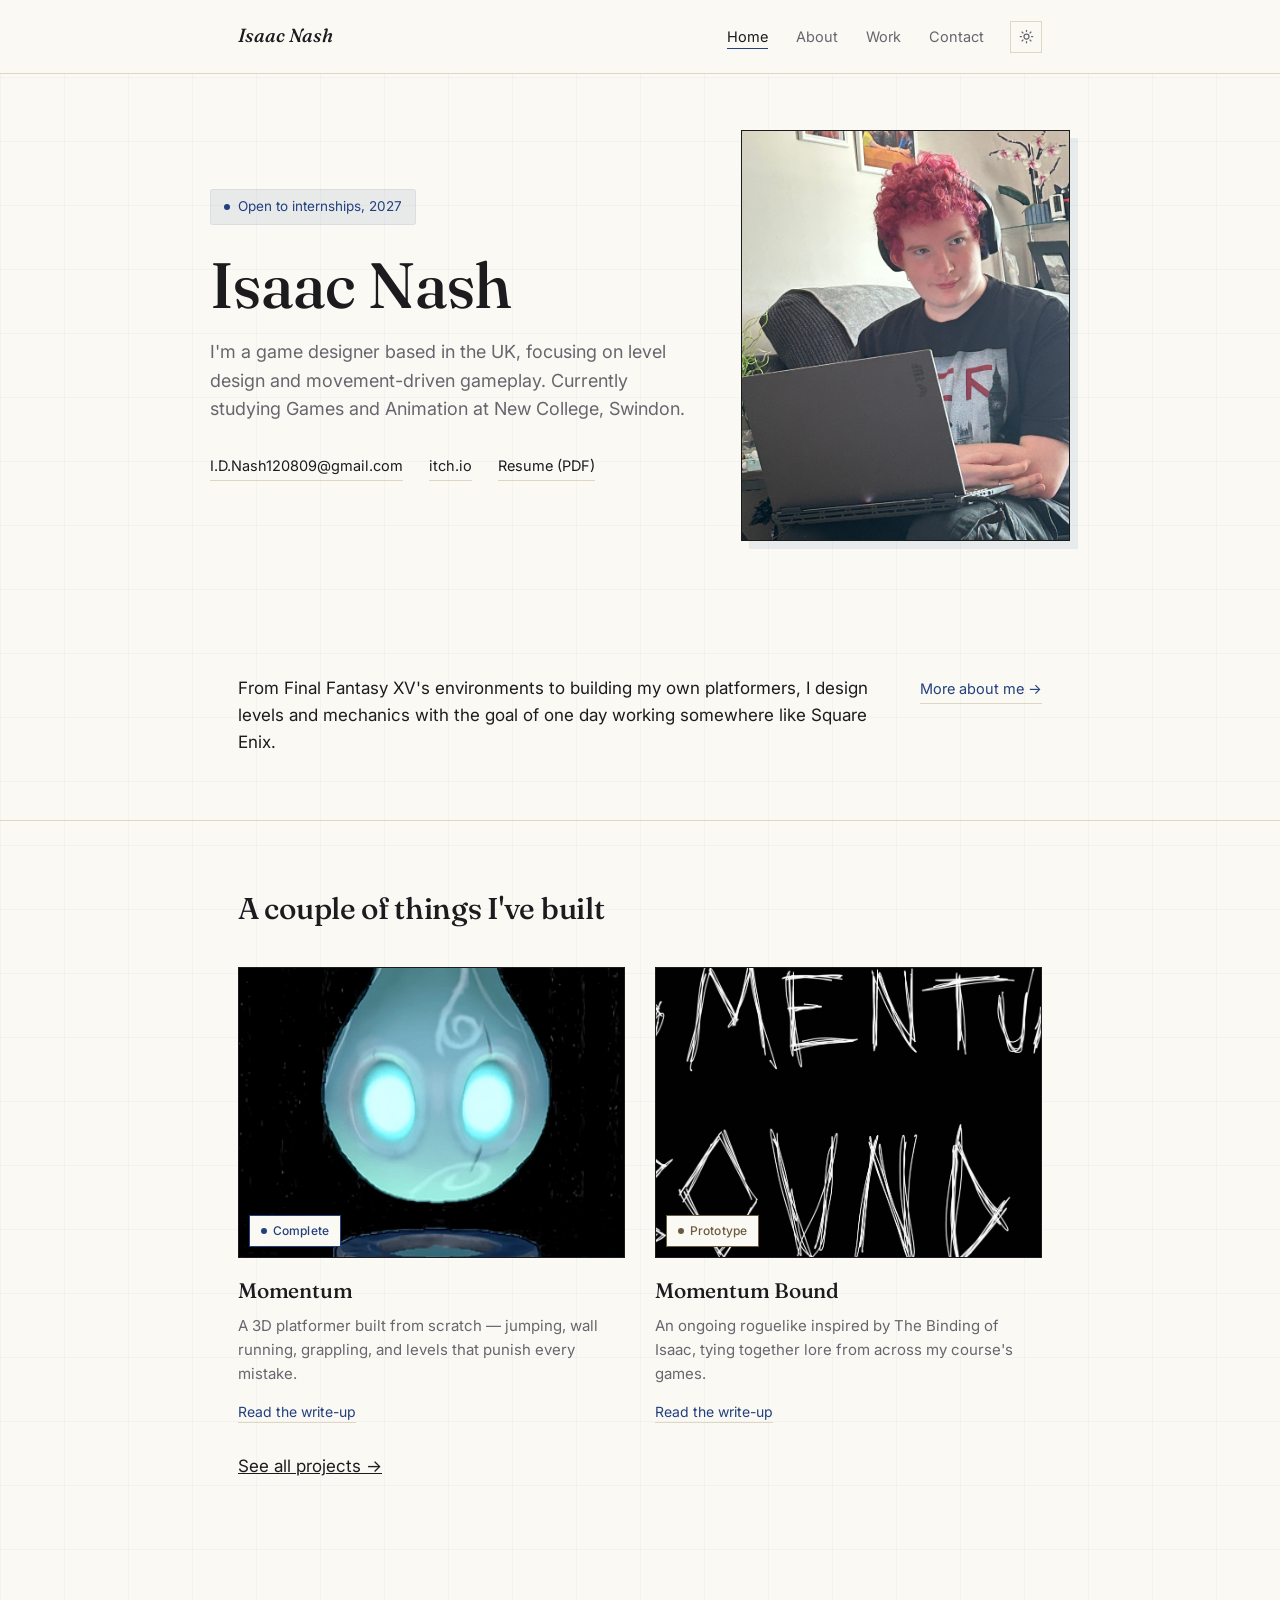
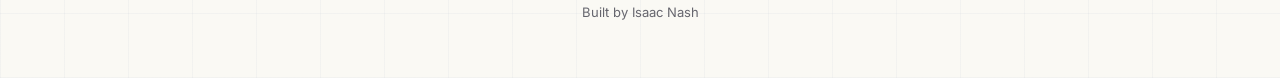
<file: index.html>
<!DOCTYPE html>
<html lang="en">
<head>
<meta charset="UTF-8">
<meta name="viewport" content="width=device-width, initial-scale=1.0">
<title>Isaac Nash — Game Designer</title>
<link rel="preconnect" href="https://fonts.googleapis.com">
<link rel="preconnect" href="https://fonts.gstatic.com" crossorigin>
<link href="https://fonts.googleapis.com/css2?family=Fraunces:ital,opsz,wght@0,9..144,400;0,9..144,500;0,9..144,600;1,9..144,400;1,9..144,500&family=Inter:wght@400;500;600&display=swap" rel="stylesheet">
<link rel="stylesheet" href="style.css?v=2">
<script src="theme.js?v=2"></script>

<!--
  ADD YOUR PROFILE PHOTO
  ------------------------
  Below, find this line:
    <div class="hero-photo" style="--photo:url('');"></div>
  Put your photo's filename between the quotes (e.g. Me.JPEG),
  then upload that image file into the same folder as this page.
  A portrait-ish photo works best — it's cropped to a 4:5 box.
-->

<!-- Person schema markup — helps Google associate this site, your LinkedIn,
     and your GitHub as all belonging to the same "Isaac Nash" -->
<script type="application/ld+json">
{
  "@context": "https://schema.org",
  "@type": "Person",
  "name": "Isaac Nash",
  "url": "https://isaac-d-nash.github.io/",
  "sameAs": [
    "https://www.linkedin.com/in/isaac-nash-7a5517433/",
    "https://github.com/GamerStudentLearns",
    "https://doctor-videogames.itch.io/"
  ],
  "jobTitle": "Game Designer",
  "description": "Game designer based in the UK, focusing on level design and movement-driven gameplay. Studying Games and Animation at New College, Swindon.",
  "knowsAbout": ["Game Design", "Level Design", "Unity", "C#", "Systems Design"]
}
</script>
</head>

<body>

<nav>
  <div class="sheet">
    <a class="nav-name" href="index.html">Isaac Nash</a>
    <div class="nav-right">
      <ul>
        <li><a href="index.html" class="active">Home</a></li>
        <li><a href="about.html">About</a></li>
        <li><a href="work.html">Work</a></li>
        <li><a href="contact.html">Contact</a></li>
      </ul>
      <button class="theme-toggle" type="button" aria-label="Toggle dark mode" aria-pressed="false">
        <svg class="icon-sun" viewBox="0 0 24 24" fill="none" stroke="currentColor" stroke-width="2" stroke-linecap="round"><circle cx="12" cy="12" r="4"></circle><path d="M12 2v2M12 20v2M4.9 4.9l1.4 1.4M17.7 17.7l1.4 1.4M2 12h2M20 12h2M4.9 19.1l1.4-1.4M17.7 6.3l1.4-1.4"/></svg>
        <svg class="icon-moon" viewBox="0 0 24 24" fill="none" stroke="currentColor" stroke-width="2" stroke-linecap="round" stroke-linejoin="round"><path d="M21 12.8A9 9 0 1 1 11.2 3 7 7 0 0 0 21 12.8z"/></svg>
      </button>
    </div>
  </div>
</nav>

<div class="sheet hero">
  <div class="hero-grid">
    <div class="hero-text">
      <span class="status"><span class="dot"></span>Open to internships, 2027</span>
      <h1>Isaac Nash</h1>
      <p class="role">I'm a game designer based in the UK, focusing on level design and movement-driven gameplay. Currently studying Games and Animation at New College, Swindon.</p>
      <div class="hero-links">
        <a href="mailto:I.D.Nash120809@gmail.com">I.D.Nash120809@gmail.com</a>
        <a href="https://doctor-videogames.itch.io/" target="_blank" rel="noopener">itch.io</a>
        <a href="resume.pdf" target="_blank" rel="noopener">Resume (PDF)</a>
      </div>
    </div>
    <div class="hero-photo" style="--photo:url('Me.JPEG');"></div>
  </div>
</div>

<section>
  <div class="sheet home-teaser">
    <p>From Final Fantasy XV's environments to building my own platformers, I design levels and mechanics with the goal of one day working somewhere like Square Enix.</p>
    <a class="see-more" href="about.html">More about me →</a>
  </div>
</section>

<section>
  <div class="sheet">
    <div class="section-head"><h2>A couple of things I've built</h2></div>
    <div class="featured-grid">
      <div class="featured-card">
        <div class="project-media" style="--shot:url('MomentumCover.png');">
          <span class="stamp stamp--shipped">Complete</span>
        </div>
        <h3>Momentum</h3>
        <p>A 3D platformer built from scratch — jumping, wall running, grappling, and levels that punish every mistake.</p>
        <a class="featured-link" href="project-momentum.html">Read the write-up</a>
      </div>
      <div class="featured-card">
        <div class="project-media" style="--shot:url('MomentumBanner.jpg');">
          <span class="stamp stamp--prototype">Prototype</span>
        </div>
        <h3>Momentum Bound</h3>
        <p>An ongoing roguelike inspired by The Binding of Isaac, tying together lore from across my course's games.</p>
        <a class="featured-link" href="project-momentum-bound.html">Read the write-up</a>
      </div>
    </div>
    <p style="margin-top: 28px;"><a class="see-more" href="work.html">See all projects →</a></p>
  </div>
</section>

<footer>
  Built by Isaac Nash
</footer>

</body>
</html>
</file>
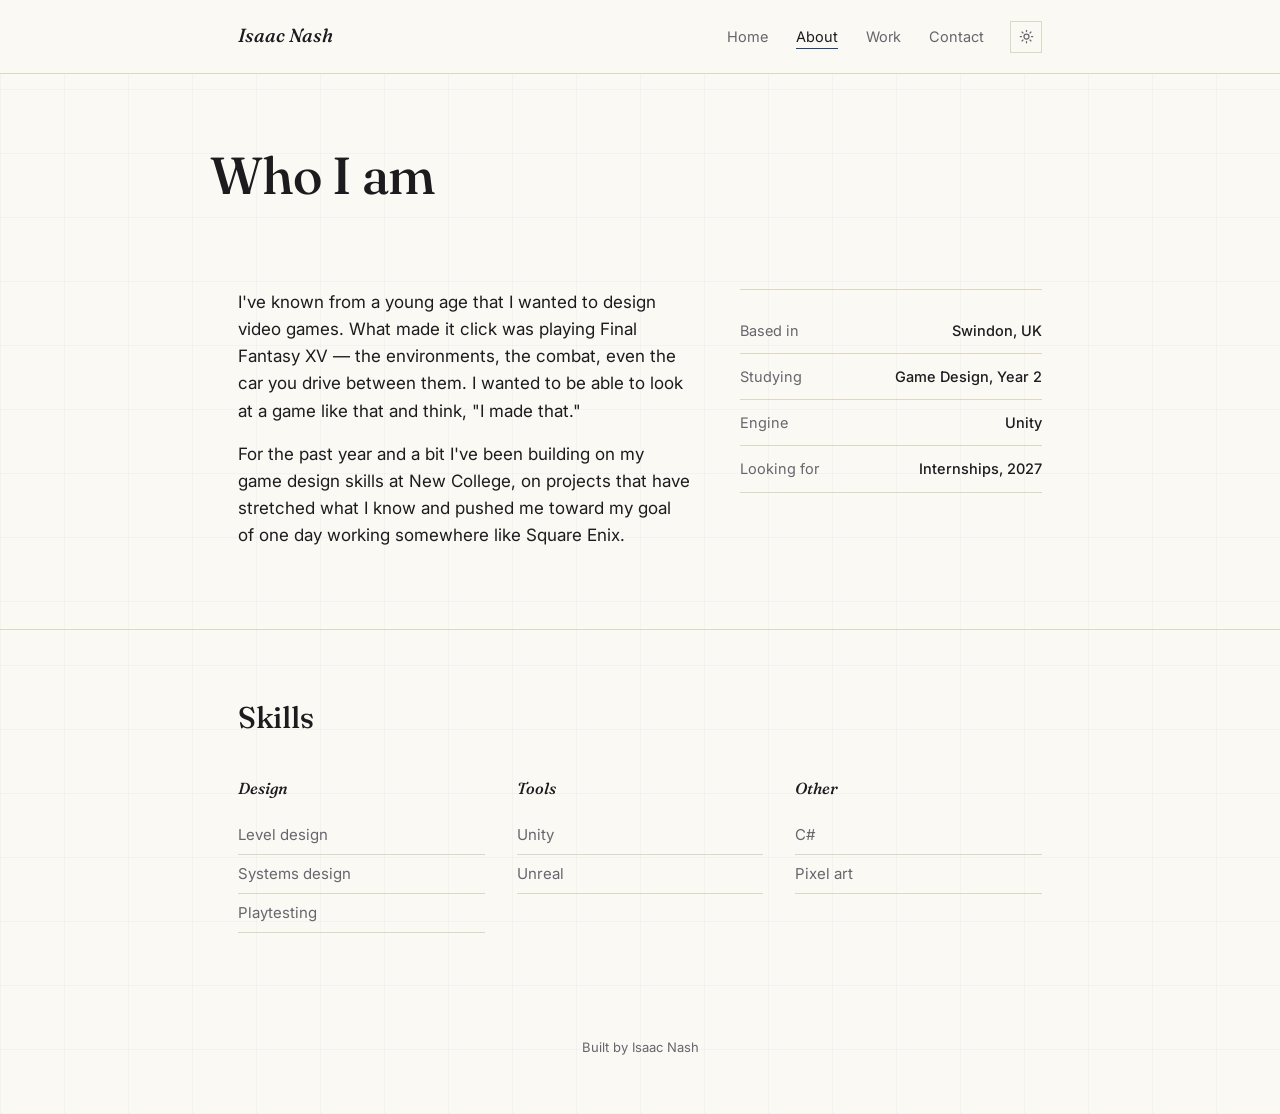
<file: about.html>
<!DOCTYPE html>
<html lang="en">
<head>
<meta charset="UTF-8">
<meta name="viewport" content="width=device-width, initial-scale=1.0">
<title>About — Isaac Nash</title>
<link rel="preconnect" href="https://fonts.googleapis.com">
<link rel="preconnect" href="https://fonts.gstatic.com" crossorigin>
<link href="https://fonts.googleapis.com/css2?family=Fraunces:ital,opsz,wght@0,9..144,400;0,9..144,500;0,9..144,600;1,9..144,400;1,9..144,500&family=Inter:wght@400;500;600&display=swap" rel="stylesheet">
<link rel="stylesheet" href="style.css?v=2">
<script src="theme.js?v=2"></script>
</head>

<body>

<nav>
  <div class="sheet">
    <a class="nav-name" href="index.html">Isaac Nash</a>
    <div class="nav-right">
      <ul>
        <li><a href="index.html">Home</a></li>
        <li><a href="about.html" class="active">About</a></li>
        <li><a href="work.html">Work</a></li>
        <li><a href="contact.html">Contact</a></li>
      </ul>
      <button class="theme-toggle" type="button" aria-label="Toggle dark mode" aria-pressed="false">
        <svg class="icon-sun" viewBox="0 0 24 24" fill="none" stroke="currentColor" stroke-width="2" stroke-linecap="round"><circle cx="12" cy="12" r="4"></circle><path d="M12 2v2M12 20v2M4.9 4.9l1.4 1.4M17.7 17.7l1.4 1.4M2 12h2M20 12h2M4.9 19.1l1.4-1.4M17.7 6.3l1.4-1.4"/></svg>
        <svg class="icon-moon" viewBox="0 0 24 24" fill="none" stroke="currentColor" stroke-width="2" stroke-linecap="round" stroke-linejoin="round"><path d="M21 12.8A9 9 0 1 1 11.2 3 7 7 0 0 0 21 12.8z"/></svg>
      </button>
    </div>
  </div>
</nav>

<div class="sheet page-header">
  <h1>Who I am</h1>
</div>

<section>
  <div class="sheet">
    <div class="about-grid">
      <div>
        <p>I've known from a young age that I wanted to design video games. What made it click was playing Final Fantasy XV — the environments, the combat, even the car you drive between them. I wanted to be able to look at a game like that and think, "I made that."</p>
        <p>For the past year and a bit I've been building on my game design skills at New College, on projects that have stretched what I know and pushed me toward my goal of one day working somewhere like Square Enix.</p>
      </div>
      <ul class="facts">
        <li><span>Based in</span><span>Swindon, UK</span></li>
        <li><span>Studying</span><span>Game Design, Year 2</span></li>
        <li><span>Engine</span><span>Unity</span></li>
        <li><span>Looking for</span><span>Internships, 2027</span></li>
      </ul>
    </div>
  </div>
</section>

<section>
  <div class="sheet">
    <div class="section-head"><h2>Skills</h2></div>
    <div class="skills-grid">
      <div>
        <h4>Design</h4>
        <ul>
          <li>Level design</li>
          <li>Systems design</li>
          <li>Playtesting</li>
        </ul>
      </div>
      <div>
        <h4>Tools</h4>
        <ul>
          <li>Unity</li>
          <li>Unreal</li>
        </ul>
      </div>
      <div>
        <h4>Other</h4>
        <ul>
          <li>C#</li>
          <li>Pixel art</li>
        </ul>
      </div>
    </div>
  </div>
</section>

<footer>
  Built by Isaac Nash
</footer>

</body>
</html>
</file>
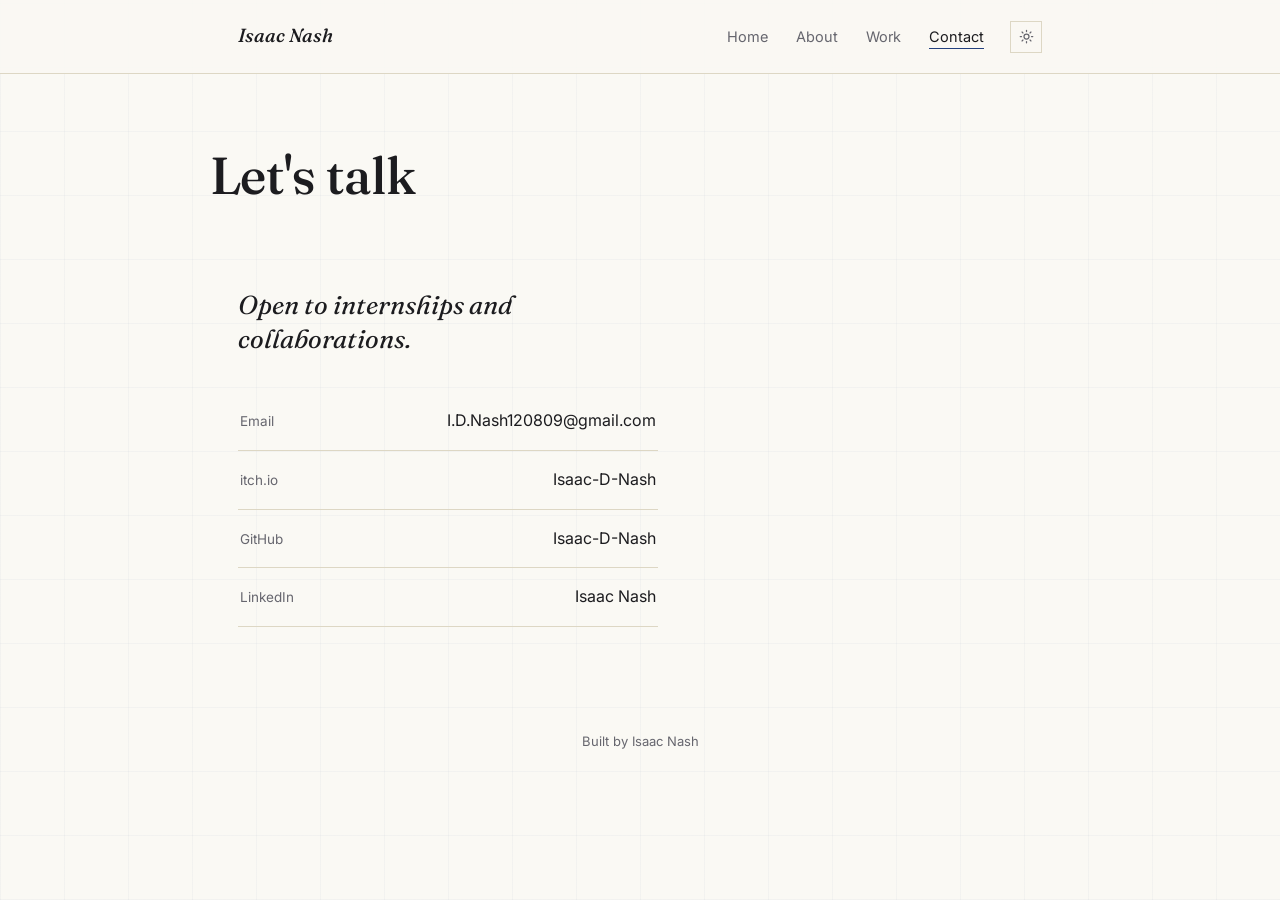
<file: contact.html>
<!DOCTYPE html>
<html lang="en">
<head>
<meta charset="UTF-8">
<meta name="viewport" content="width=device-width, initial-scale=1.0">
<title>Contact — Isaac Nash</title>
<link rel="preconnect" href="https://fonts.googleapis.com">
<link rel="preconnect" href="https://fonts.gstatic.com" crossorigin>
<link href="https://fonts.googleapis.com/css2?family=Fraunces:ital,opsz,wght@0,9..144,400;0,9..144,500;0,9..144,600;1,9..144,400;1,9..144,500&family=Inter:wght@400;500;600&display=swap" rel="stylesheet">
<link rel="stylesheet" href="style.css?v=2">
<script src="theme.js?v=2"></script>
</head>

<body>

<nav>
  <div class="sheet">
    <a class="nav-name" href="index.html">Isaac Nash</a>
    <div class="nav-right">
      <ul>
        <li><a href="index.html">Home</a></li>
        <li><a href="about.html">About</a></li>
        <li><a href="work.html">Work</a></li>
        <li><a href="contact.html" class="active">Contact</a></li>
      </ul>
      <button class="theme-toggle" type="button" aria-label="Toggle dark mode" aria-pressed="false">
        <svg class="icon-sun" viewBox="0 0 24 24" fill="none" stroke="currentColor" stroke-width="2" stroke-linecap="round"><circle cx="12" cy="12" r="4"></circle><path d="M12 2v2M12 20v2M4.9 4.9l1.4 1.4M17.7 17.7l1.4 1.4M2 12h2M20 12h2M4.9 19.1l1.4-1.4M17.7 6.3l1.4-1.4"/></svg>
        <svg class="icon-moon" viewBox="0 0 24 24" fill="none" stroke="currentColor" stroke-width="2" stroke-linecap="round" stroke-linejoin="round"><path d="M21 12.8A9 9 0 1 1 11.2 3 7 7 0 0 0 21 12.8z"/></svg>
      </button>
    </div>
  </div>
</nav>

<div class="sheet page-header">
  <h1>Let's talk</h1>
</div>

<section class="contact">
  <div class="sheet">
    <p class="lead">Open to internships and collaborations.</p>
    <ul class="contact-links">
      <li><a href="mailto:I.D.Nash120809@gmail.com"><span class="label">Email</span>I.D.Nash120809@gmail.com</a></li>
      <li><a href="https://doctor-videogames.itch.io/" target="_blank" rel="noopener"><span class="label">itch.io</span>Isaac-D-Nash</a></li>
      <li><a href="https://github.com/GamerStudentLearns" target="_blank" rel="noopener"><span class="label">GitHub</span>Isaac-D-Nash</a></li>
      <li><a href="https://www.linkedin.com/in/isaac-nash-7a5517433/" target="_blank" rel="noopener"><span class="label">LinkedIn</span>Isaac Nash</a></li>
    </ul>
  </div>
</section>

<footer>
  Built by Isaac Nash
</footer>

</body>
</html>
</file>
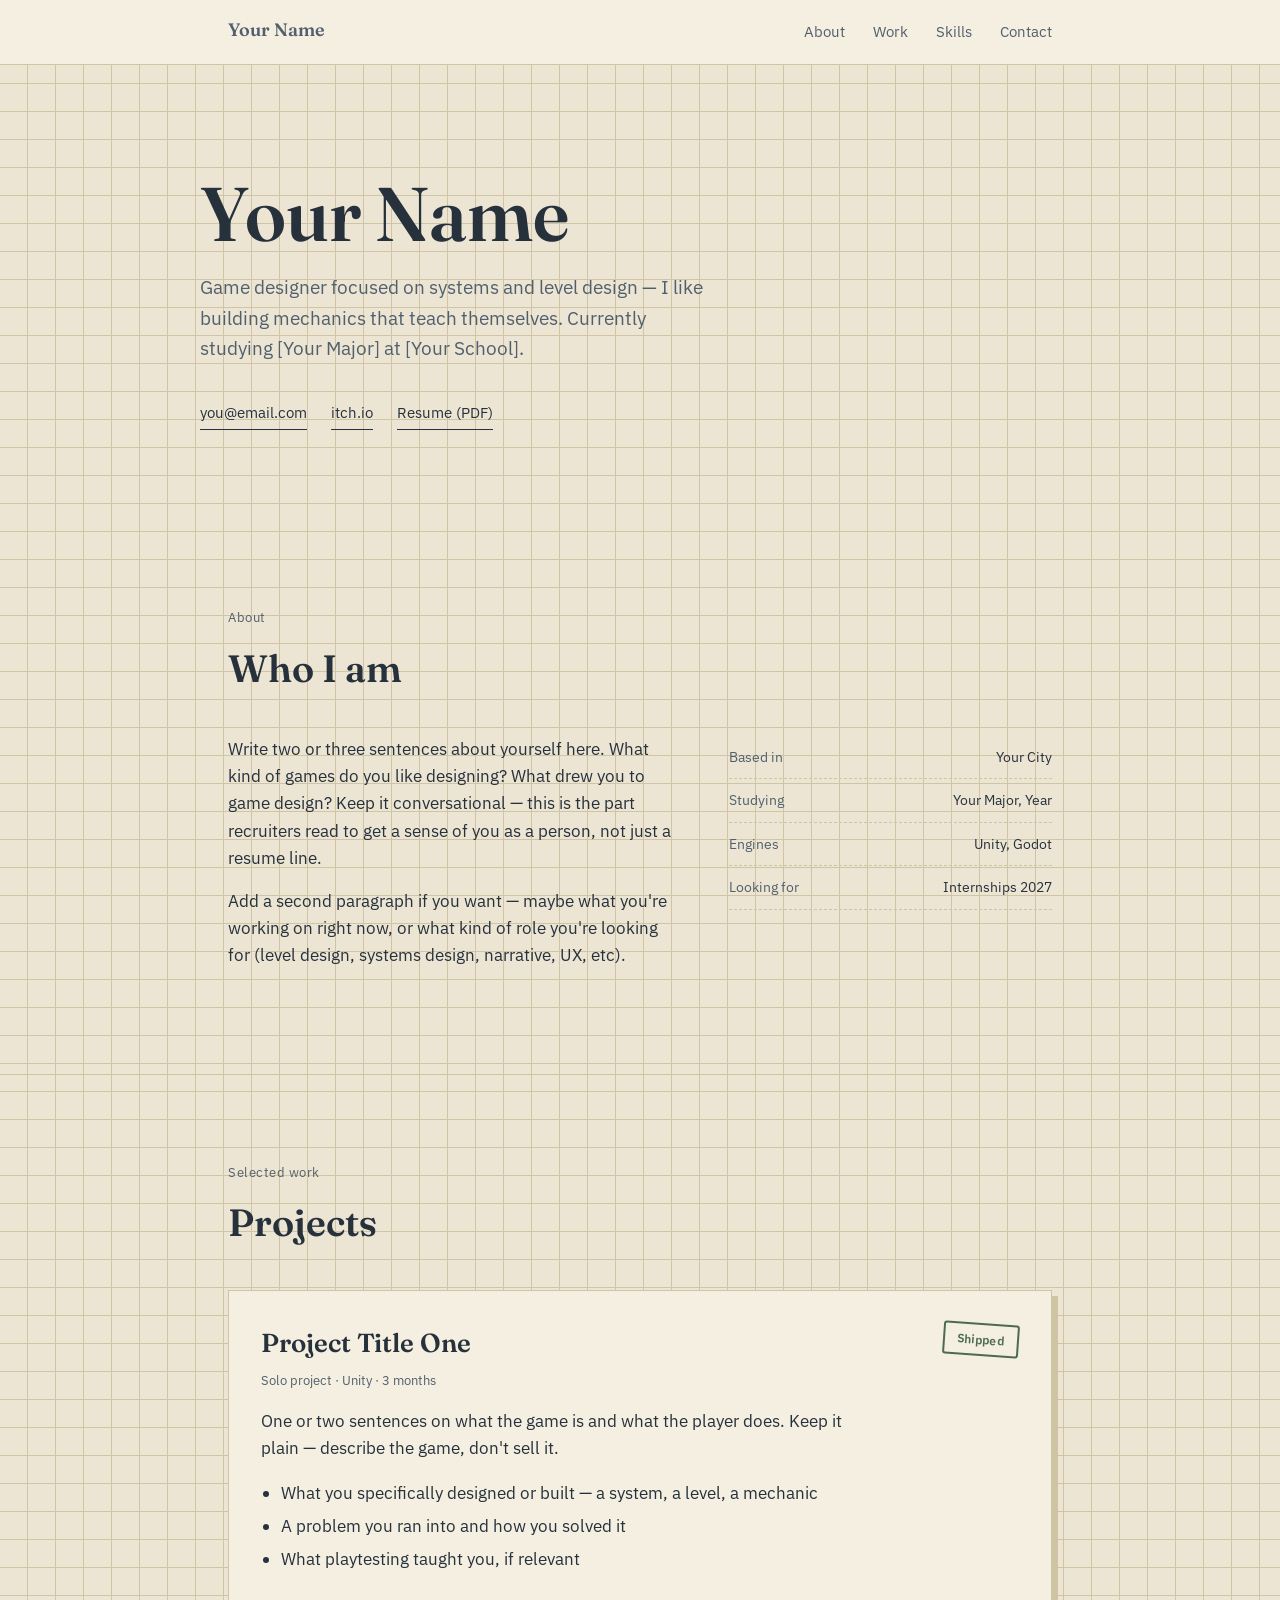
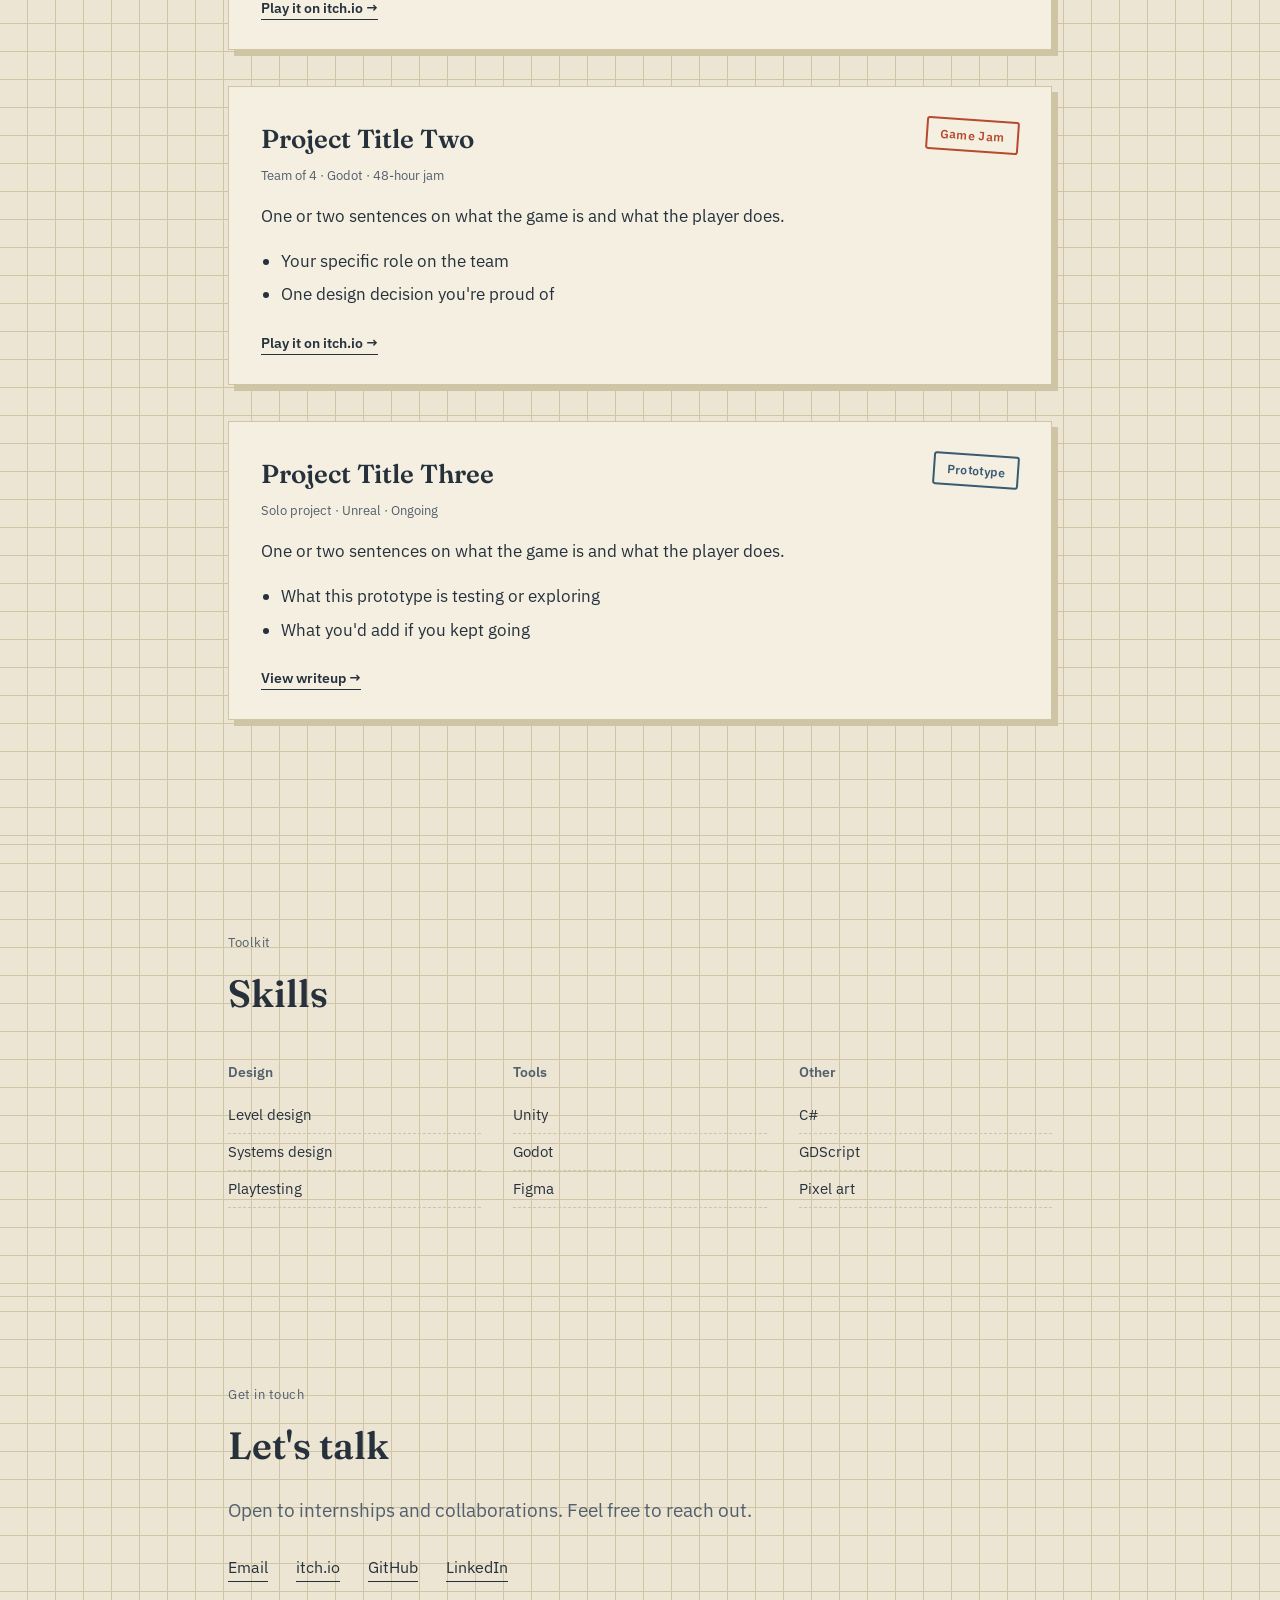
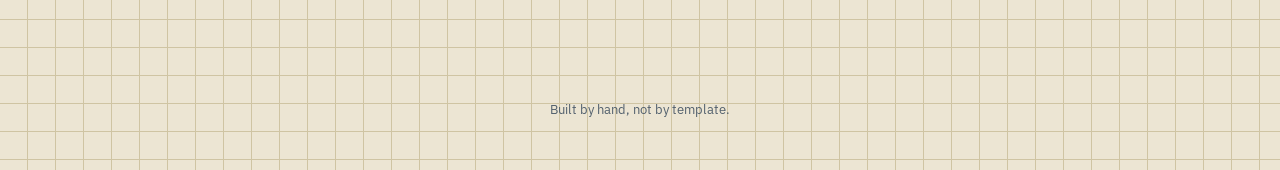
<file: MyPortfolio.html>
<!DOCTYPE html>
<html lang="en">
<head>
<meta charset="UTF-8">
<meta name="viewport" content="width=device-width, initial-scale=1.0">
<title>Your Name — Game Designer</title>

<!--
  HOW TO EDIT THIS FILE
  ======================
  This is one file: HTML structure + CSS styling, all in one place.
  You don't need to know how to code to customize it — just find the
  text in "quotes" or between tags and swap it for your own.

  Things to change, in order:
  1. Line ~15: the <title> tag — put your name
  2. The HERO section: your name, tagline, links
  3. The ABOUT section: your bio + facts
  4. The WORK section: swap in your real projects (copy/paste a
     whole .project block to add more, delete blocks you don't need)
  5. The SKILLS section: your own tools/skills
  6. The CONTACT section: your email + links

  To add a project image: put the image file in the same folder as
  this index.html, then add <img src="yourimage.png" alt="..."> right
  after the <div class="project-head"> line in that project's block.

  Every project card has a "status stamp" (SHIPPED / PROTOTYPE / IN
  PROGRESS / GAME JAM) — change the word AND the class name
  (stamp--shipped / stamp--prototype / stamp--jam) to change its color.
-->

<style>
  :root {
    --paper: #ece5d3;
    --paper-light: #f4efe1;
    --ink: #26313c;
    --ink-soft: #52606d;
    --line: #cfc4a3;
    --amber: #d8952f;
    --stamp-red: #b64a2e;
    --stamp-green: #4c6b4f;
    --stamp-blue: #395a72;
    --font-display: 'Fraunces', serif;
    --font-body: 'IBM Plex Sans', sans-serif;
  }

  @media (prefers-reduced-motion: reduce) {
    * { animation: none !important; transition: none !important; }
  }

  * { box-sizing: border-box; }

  html { scroll-behavior: smooth; }

  body {
    margin: 0;
    background-color: var(--paper);
    background-image:
      linear-gradient(var(--line) 1px, transparent 1px),
      linear-gradient(90deg, var(--line) 1px, transparent 1px);
    background-size: 28px 28px;
    background-position: -1px -1px;
    color: var(--ink);
    font-family: var(--font-body);
    font-size: 17px;
    line-height: 1.6;
  }

  a { color: inherit; }

  ::selection { background: var(--amber); color: var(--paper-light); }

  /* ---------- layout shell ---------- */
  .sheet {
    max-width: 880px;
    margin: 0 auto;
    padding: 0 28px;
  }

  section {
    padding: 88px 0;
    border-bottom: 1px solid var(--line);
  }

  section:last-of-type { border-bottom: none; }

  .kicker {
    font-family: var(--font-body);
    font-size: 13px;
    letter-spacing: 0.04em;
    color: var(--ink-soft);
    margin: 0 0 10px 0;
  }

  h2 {
    font-family: var(--font-display);
    font-weight: 600;
    font-size: clamp(28px, 4vw, 38px);
    margin: 0 0 36px 0;
  }

  /* ---------- top nav ---------- */
  nav {
    position: sticky;
    top: 0;
    z-index: 10;
    background: var(--paper-light);
    border-bottom: 1px solid var(--line);
  }

  nav .sheet {
    display: flex;
    align-items: center;
    justify-content: space-between;
    padding-top: 16px;
    padding-bottom: 16px;
  }

  nav .nav-name {
    font-family: var(--font-display);
    font-weight: 600;
    font-size: 18px;
    text-decoration: none;
  }

  nav ul {
    list-style: none;
    display: flex;
    gap: 28px;
    margin: 0;
    padding: 0;
  }

  nav a {
    text-decoration: none;
    font-size: 15px;
    color: var(--ink-soft);
    border-bottom: 1px solid transparent;
    padding-bottom: 2px;
  }

  nav a:hover, nav a:focus-visible {
    color: var(--ink);
    border-bottom-color: var(--amber);
  }

  /* ---------- hero ---------- */
  .hero {
    padding: 110px 0 90px 0;
  }

  .hero h1 {
    font-family: var(--font-display);
    font-weight: 600;
    font-size: clamp(44px, 8vw, 76px);
    line-height: 1.02;
    margin: 0 0 20px 0;
  }

  .hero p.role {
    font-size: 19px;
    color: var(--ink-soft);
    max-width: 46ch;
    margin: 0 0 34px 0;
  }

  .hero-links {
    display: flex;
    flex-wrap: wrap;
    gap: 0 24px;
  }

  .hero-links a {
    text-decoration: none;
    font-size: 15px;
    padding: 4px 0;
    border-bottom: 1px solid var(--ink);
  }

  .hero-links a:hover, .hero-links a:focus-visible {
    color: var(--amber);
    border-bottom-color: var(--amber);
  }

  /* ---------- about ---------- */
  .about-grid {
    display: grid;
    grid-template-columns: 1.4fr 1fr;
    gap: 48px;
  }

  .about-grid p {
    margin: 0 0 16px 0;
    max-width: 58ch;
  }

  .facts {
    list-style: none;
    margin: 0;
    padding: 0;
    font-size: 14px;
  }

  .facts li {
    display: flex;
    justify-content: space-between;
    gap: 12px;
    padding: 10px 0;
    border-bottom: 1px dashed var(--line);
  }

  .facts li span:first-child {
    color: var(--ink-soft);
  }

  /* ---------- projects ---------- */
  .project {
    position: relative;
    background: var(--paper-light);
    border: 1px solid var(--line);
    padding: 32px 32px 28px 32px;
    margin-bottom: 36px;
    box-shadow: 6px 6px 0 var(--line);
  }

  .project-head {
    display: flex;
    justify-content: space-between;
    align-items: flex-start;
    gap: 20px;
    margin-bottom: 6px;
  }

  .project h3 {
    font-family: var(--font-display);
    font-weight: 600;
    font-size: 26px;
    margin: 0;
  }

  .stamp {
    flex: 0 0 auto;
    font-family: var(--font-body);
    font-weight: 600;
    font-size: 12px;
    letter-spacing: 0.03em;
    padding: 5px 12px;
    border: 2px solid currentColor;
    border-radius: 3px;
    transform: rotate(4deg);
    white-space: nowrap;
  }

  .stamp--shipped { color: var(--stamp-green); }
  .stamp--prototype { color: var(--stamp-blue); }
  .stamp--jam { color: var(--stamp-red); }

  .project .meta {
    font-size: 13px;
    color: var(--ink-soft);
    margin: 0 0 16px 0;
  }

  .project p.desc {
    margin: 0 0 18px 0;
    max-width: 62ch;
  }

  .project ul.highlights {
    margin: 0 0 20px 0;
    padding-left: 20px;
  }

  .project ul.highlights li {
    margin-bottom: 6px;
  }

  .project-link {
    display: inline-block;
    text-decoration: none;
    font-size: 14px;
    font-weight: 600;
    border-bottom: 1px solid var(--ink);
  }

  .project-link:hover, .project-link:focus-visible {
    color: var(--amber);
    border-bottom-color: var(--amber);
  }

  /* ---------- skills ---------- */
  .skills-grid {
    display: grid;
    grid-template-columns: repeat(3, 1fr);
    gap: 32px;
  }

  .skills-grid h4 {
    font-family: var(--font-body);
    font-weight: 600;
    font-size: 14px;
    color: var(--ink-soft);
    margin: 0 0 14px 0;
  }

  .skills-grid ul {
    list-style: none;
    margin: 0;
    padding: 0;
  }

  .skills-grid li {
    padding: 6px 0;
    border-bottom: 1px dashed var(--line);
    font-size: 15px;
  }

  /* ---------- contact ---------- */
  .contact h2 { margin-bottom: 18px; }

  .contact p.lead {
    font-size: 19px;
    max-width: 50ch;
    margin: 0 0 30px 0;
    color: var(--ink-soft);
  }

  .contact-links {
    display: flex;
    flex-wrap: wrap;
    gap: 8px 28px;
  }

  .contact-links a {
    text-decoration: none;
    font-size: 16px;
    border-bottom: 1px solid var(--ink);
  }

  .contact-links a:hover, .contact-links a:focus-visible {
    color: var(--amber);
    border-bottom-color: var(--amber);
  }

  footer {
    text-align: center;
    font-size: 13px;
    color: var(--ink-soft);
    padding: 30px 0 50px 0;
  }

  /* ---------- responsive ---------- */
  @media (max-width: 720px) {
    nav ul { gap: 16px; }
    nav ul li:nth-child(2) { display: none; } /* hides one nav item on very small screens if needed */
    .about-grid { grid-template-columns: 1fr; }
    .skills-grid { grid-template-columns: 1fr 1fr; }
    section { padding: 64px 0; }
    .project { padding: 24px 20px; }
    .project-head { flex-direction: column; }
    .stamp { transform: rotate(2deg); }
  }

  @media (max-width: 480px) {
    .skills-grid { grid-template-columns: 1fr; }
  }

  a:focus-visible, button:focus-visible {
    outline: 2px solid var(--amber);
    outline-offset: 3px;
  }
</style>

<link rel="preconnect" href="https://fonts.googleapis.com">
<link rel="preconnect" href="https://fonts.gstatic.com" crossorigin>
<link href="https://fonts.googleapis.com/css2?family=Fraunces:opsz,wght@9..144,500;9..144,600&family=IBM+Plex+Sans:wght@400;500;600&display=swap" rel="stylesheet">
</head>

<body>

<nav>
  <div class="sheet">
    <a class="nav-name" href="#top">Your Name</a>
    <ul>
      <li><a href="#about">About</a></li>
      <li><a href="#work">Work</a></li>
      <li><a href="#skills">Skills</a></li>
      <li><a href="#contact">Contact</a></li>
    </ul>
  </div>
</nav>

<div id="top" class="sheet hero">
  <h1>Your Name</h1>
  <p class="role">Game designer focused on systems and level design — I like building mechanics that teach themselves. Currently studying [Your Major] at [Your School].</p>
  <div class="hero-links">
    <a href="mailto:you@email.com">you@email.com</a>
    <a href="https://yourname.itch.io" target="_blank" rel="noopener">itch.io</a>
    <a href="resume.pdf" target="_blank" rel="noopener">Resume (PDF)</a>
  </div>
</div>

<section id="about">
  <div class="sheet">
    <p class="kicker">About</p>
    <h2>Who I am</h2>
    <div class="about-grid">
      <div>
        <p>Write two or three sentences about yourself here. What kind of games do you like designing? What drew you to game design? Keep it conversational — this is the part recruiters read to get a sense of you as a person, not just a resume line.</p>
        <p>Add a second paragraph if you want — maybe what you're working on right now, or what kind of role you're looking for (level design, systems design, narrative, UX, etc).</p>
      </div>
      <ul class="facts">
        <li><span>Based in</span><span>Your City</span></li>
        <li><span>Studying</span><span>Your Major, Year</span></li>
        <li><span>Engines</span><span>Unity, Godot</span></li>
        <li><span>Looking for</span><span>Internships 2027</span></li>
      </ul>
    </div>
  </div>
</section>

<section id="work">
  <div class="sheet">
    <p class="kicker">Selected work</p>
    <h2>Projects</h2>

    <!-- PROJECT 1 — copy this whole <div class="project">...</div> block to add more -->
    <div class="project">
      <div class="project-head">
        <h3>Project Title One</h3>
        <span class="stamp stamp--shipped">Shipped</span>
      </div>
      <p class="meta">Solo project · Unity · 3 months</p>
      <p class="desc">One or two sentences on what the game is and what the player does. Keep it plain — describe the game, don't sell it.</p>
      <ul class="highlights">
        <li>What you specifically designed or built — a system, a level, a mechanic</li>
        <li>A problem you ran into and how you solved it</li>
        <li>What playtesting taught you, if relevant</li>
      </ul>
      <a class="project-link" href="https://yourname.itch.io/project-one" target="_blank" rel="noopener">Play it on itch.io →</a>
    </div>

    <!-- PROJECT 2 -->
    <div class="project">
      <div class="project-head">
        <h3>Project Title Two</h3>
        <span class="stamp stamp--jam">Game Jam</span>
      </div>
      <p class="meta">Team of 4 · Godot · 48-hour jam</p>
      <p class="desc">One or two sentences on what the game is and what the player does.</p>
      <ul class="highlights">
        <li>Your specific role on the team</li>
        <li>One design decision you're proud of</li>
      </ul>
      <a class="project-link" href="https://yourname.itch.io/project-two" target="_blank" rel="noopener">Play it on itch.io →</a>
    </div>

    <!-- PROJECT 3 -->
    <div class="project">
      <div class="project-head">
        <h3>Project Title Three</h3>
        <span class="stamp stamp--prototype">Prototype</span>
      </div>
      <p class="meta">Solo project · Unreal · Ongoing</p>
      <p class="desc">One or two sentences on what the game is and what the player does.</p>
      <ul class="highlights">
        <li>What this prototype is testing or exploring</li>
        <li>What you'd add if you kept going</li>
      </ul>
      <a class="project-link" href="https://github.com/yourname/project-three" target="_blank" rel="noopener">View writeup →</a>
    </div>

  </div>
</section>

<section id="skills">
  <div class="sheet">
    <p class="kicker">Toolkit</p>
    <h2>Skills</h2>
    <div class="skills-grid">
      <div>
        <h4>Design</h4>
        <ul>
          <li>Level design</li>
          <li>Systems design</li>
          <li>Playtesting</li>
        </ul>
      </div>
      <div>
        <h4>Tools</h4>
        <ul>
          <li>Unity</li>
          <li>Godot</li>
          <li>Figma</li>
        </ul>
      </div>
      <div>
        <h4>Other</h4>
        <ul>
          <li>C#</li>
          <li>GDScript</li>
          <li>Pixel art</li>
        </ul>
      </div>
    </div>
  </div>
</section>

<section id="contact" class="contact">
  <div class="sheet">
    <p class="kicker">Get in touch</p>
    <h2>Let's talk</h2>
    <p class="lead">Open to internships and collaborations. Feel free to reach out.</p>
    <div class="contact-links">
      <a href="mailto:you@email.com">Email</a>
      <a href="https://yourname.itch.io" target="_blank" rel="noopener">itch.io</a>
      <a href="https://github.com/yourname" target="_blank" rel="noopener">GitHub</a>
      <a href="https://linkedin.com/in/yourname" target="_blank" rel="noopener">LinkedIn</a>
    </div>
  </div>
</section>

<footer>
  Built by hand, not by template.
</footer>

</body>
</html>
</file>
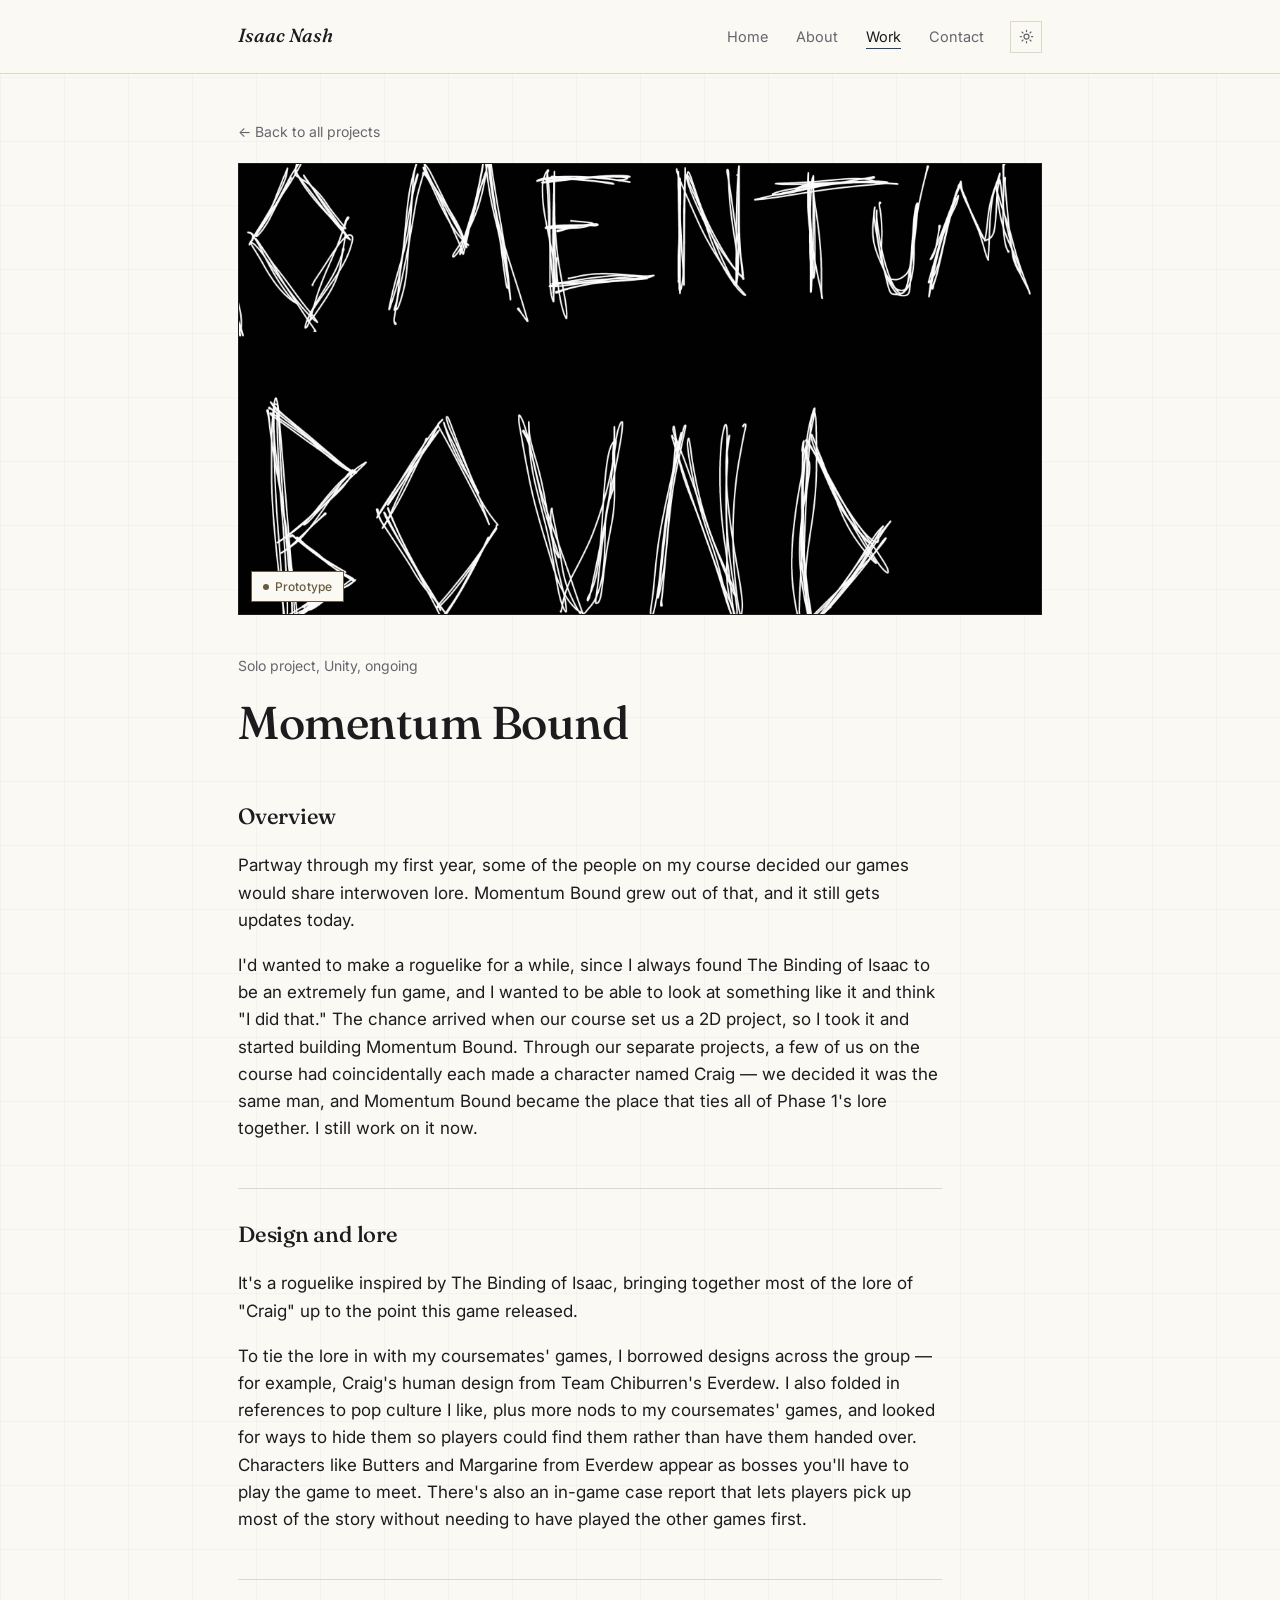
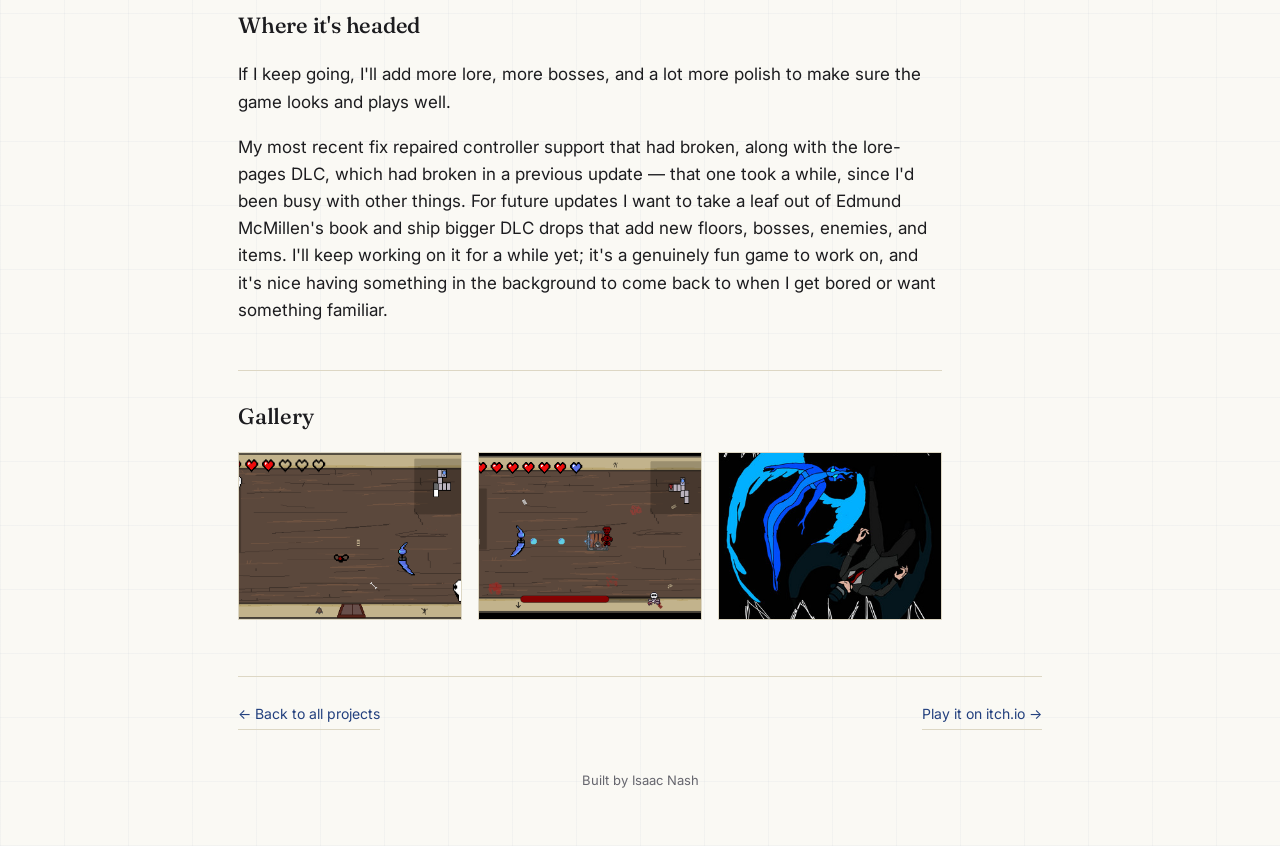
<file: project-momentum-bound.html>
<!DOCTYPE html>
<html lang="en">
<head>
<meta charset="UTF-8">
<meta name="viewport" content="width=device-width, initial-scale=1.0">
<title>Momentum Bound — Isaac Nash</title>
<link rel="preconnect" href="https://fonts.googleapis.com">
<link rel="preconnect" href="https://fonts.gstatic.com" crossorigin>
<link href="https://fonts.googleapis.com/css2?family=Fraunces:ital,opsz,wght@0,9..144,400;0,9..144,500;0,9..144,600;1,9..144,400;1,9..144,500&family=Inter:wght@400;500;600&display=swap" rel="stylesheet">
<link rel="stylesheet" href="style.css?v=2">
<script src="theme.js?v=2"></script>
<script src="media.js?v=2" defer></script>
</head>

<body>

<nav>
  <div class="sheet">
    <a class="nav-name" href="index.html">Isaac Nash</a>
    <div class="nav-right">
      <ul>
        <li><a href="index.html">Home</a></li>
        <li><a href="about.html">About</a></li>
        <li><a href="work.html" class="active">Work</a></li>
        <li><a href="contact.html">Contact</a></li>
      </ul>
      <button class="theme-toggle" type="button" aria-label="Toggle dark mode" aria-pressed="false">
        <svg class="icon-sun" viewBox="0 0 24 24" fill="none" stroke="currentColor" stroke-width="2" stroke-linecap="round"><circle cx="12" cy="12" r="4"></circle><path d="M12 2v2M12 20v2M4.9 4.9l1.4 1.4M17.7 17.7l1.4 1.4M2 12h2M20 12h2M4.9 19.1l1.4-1.4M17.7 6.3l1.4-1.4"/></svg>
        <svg class="icon-moon" viewBox="0 0 24 24" fill="none" stroke="currentColor" stroke-width="2" stroke-linecap="round" stroke-linejoin="round"><path d="M21 12.8A9 9 0 1 1 11.2 3 7 7 0 0 0 21 12.8z"/></svg>
      </button>
    </div>
  </div>
</nav>

<div class="sheet" style="padding-top: 44px;">
  <a class="back-link" href="work.html">← Back to all projects</a>

  <div class="case-banner" data-video="">
    <div class="banner-image" style="--shot:url('MomentumBanner.jpg');"></div>
    <video class="banner-video" playsinline loop muted controls></video>
    <span class="stamp stamp--prototype">Prototype</span>
    <button class="media-toggle" type="button" hidden>Watch gameplay</button>
  </div>

  <p class="case-meta">Solo project, Unity, ongoing</p>
  <h1 class="case-title">Momentum Bound</h1>

  <div class="case-body">

    <div class="case-section">
      <h2>Overview</h2>
      <p>Partway through my first year, some of the people on my course decided our games would share interwoven lore. Momentum Bound grew out of that, and it still gets updates today.</p>
      <p>I'd wanted to make a roguelike for a while, since I always found The Binding of Isaac to be an extremely fun game, and I wanted to be able to look at something like it and think "I did that." The chance arrived when our course set us a 2D project, so I took it and started building Momentum Bound. Through our separate projects, a few of us on the course had coincidentally each made a character named Craig — we decided it was the same man, and Momentum Bound became the place that ties all of Phase 1's lore together. I still work on it now.</p>
    </div>

    <div class="case-section">
      <h2>Design and lore</h2>
      <p>It's a roguelike inspired by The Binding of Isaac, bringing together most of the lore of "Craig" up to the point this game released.</p>
      <p>To tie the lore in with my coursemates' games, I borrowed designs across the group — for example, Craig's human design from Team Chiburren's Everdew. I also folded in references to pop culture I like, plus more nods to my coursemates' games, and looked for ways to hide them so players could find them rather than have them handed over. Characters like Butters and Margarine from Everdew appear as bosses you'll have to play the game to meet. There's also an in-game case report that lets players pick up most of the story without needing to have played the other games first.</p>
    </div>

    <div class="case-section">
      <h2>Where it's headed</h2>
      <p>If I keep going, I'll add more lore, more bosses, and a lot more polish to make sure the game looks and plays well.</p>
      <p>My most recent fix repaired controller support that had broken, along with the lore-pages DLC, which had broken in a previous update — that one took a while, since I'd been busy with other things. For future updates I want to take a leaf out of Edmund McMillen's book and ship bigger DLC drops that add new floors, bosses, enemies, and items. I'll keep working on it for a while yet; it's a genuinely fun game to work on, and it's nice having something in the background to come back to when I get bored or want something familiar.</p>
    </div>

    <div class="case-section">
      <h2>Gallery</h2>
      <div class="gallery-grid">
        <div class="gallery-shot" style="--shot:url('RoomNorm');"></div>
        <div class="gallery-shot" style="--shot:url('BossRoom');"></div>
        <div class="gallery-shot" style="--shot:url('MBLogo.jpg');"></div>
      </div>
    </div>

  </div>

  <div class="case-nav">
    <a href="work.html">← Back to all projects</a>
    <a href="https://doctor-videogames.itch.io/momentum-bound" target="_blank" rel="noopener">Play it on itch.io →</a>
  </div>
</div>

<footer>
  Built by Isaac Nash
</footer>

</body>
</html>
</file>
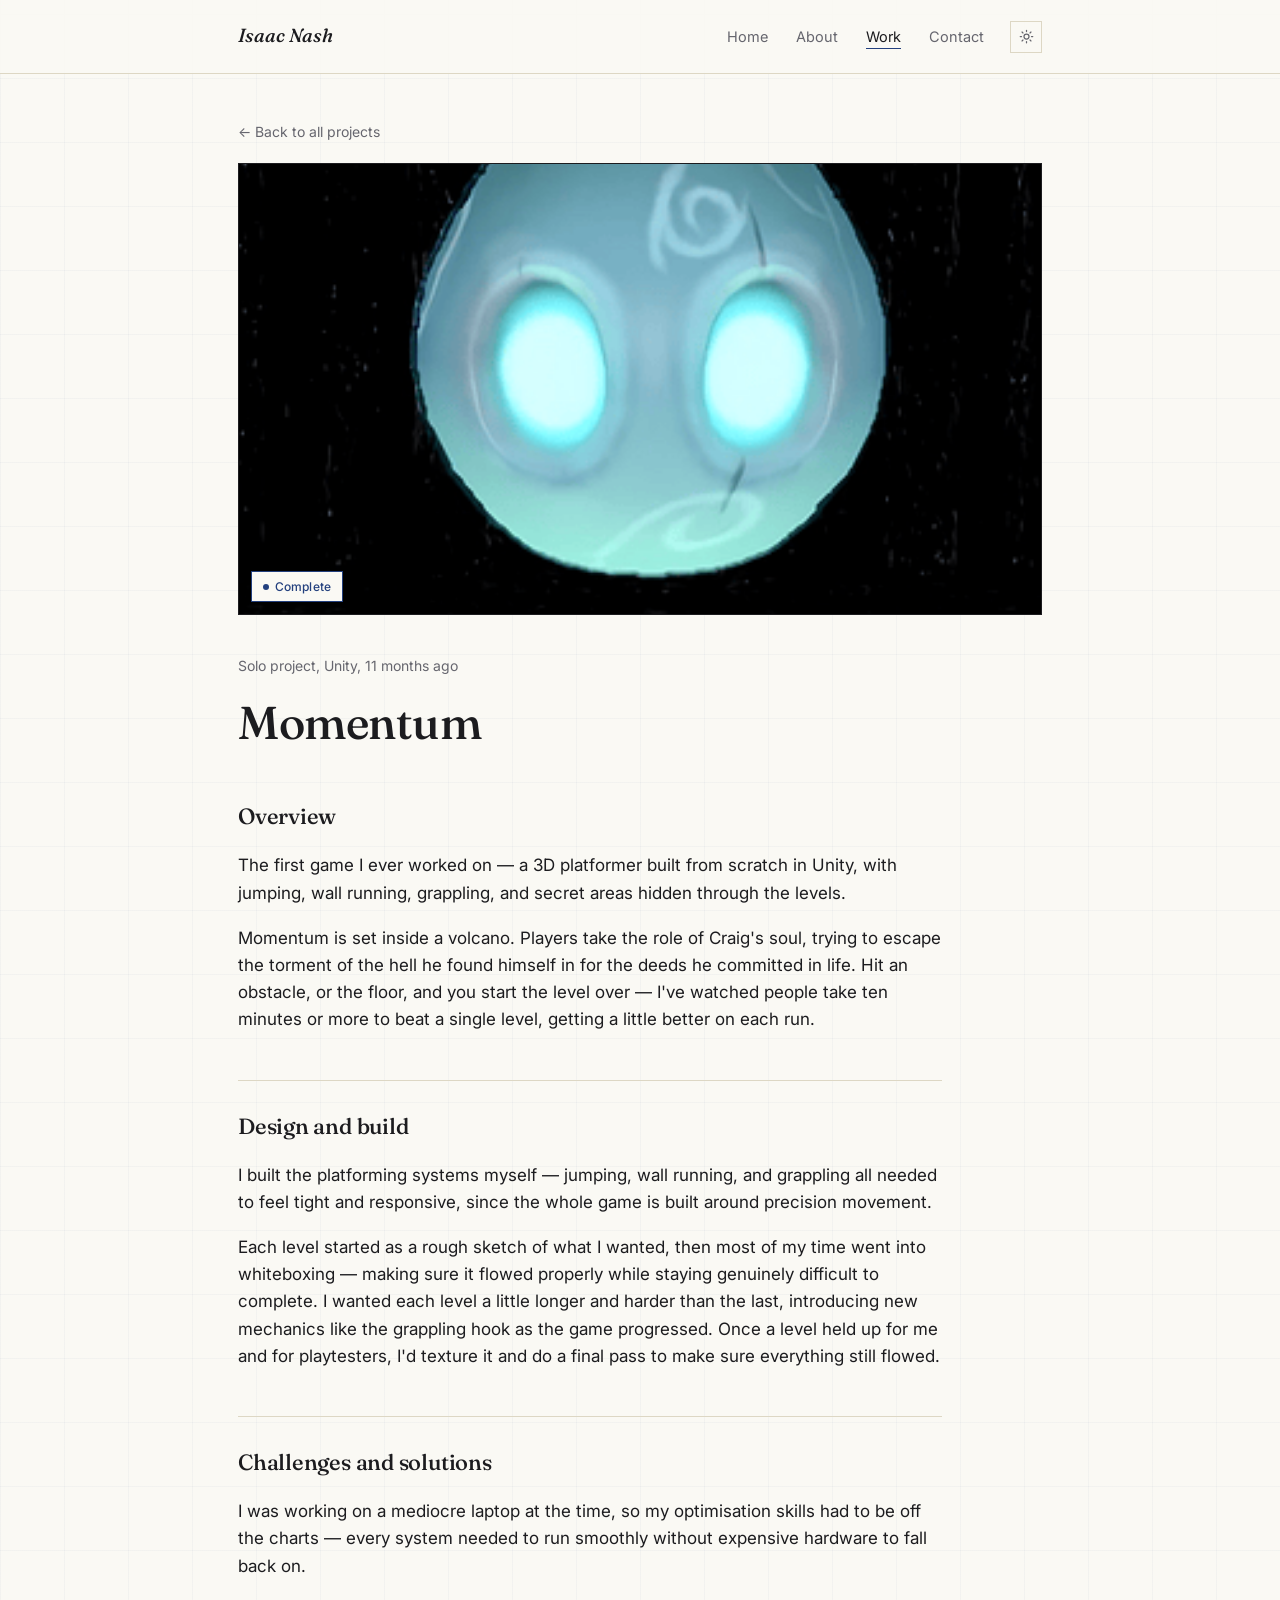
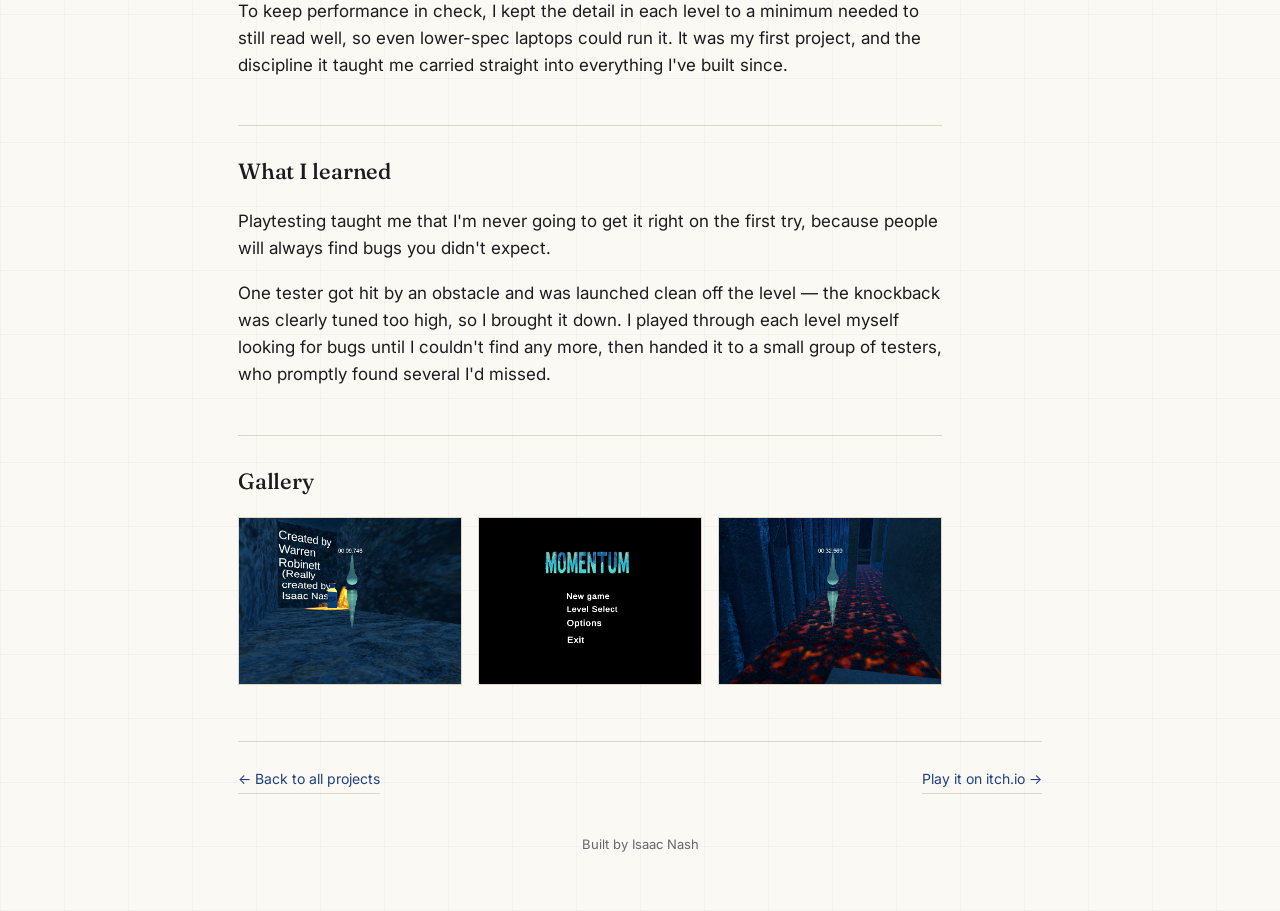
<file: project-momentum.html>
<!DOCTYPE html>
<html lang="en">
<head>
<meta charset="UTF-8">
<meta name="viewport" content="width=device-width, initial-scale=1.0">
<title>Momentum — Isaac Nash</title>
<link rel="preconnect" href="https://fonts.googleapis.com">
<link rel="preconnect" href="https://fonts.gstatic.com" crossorigin>
<link href="https://fonts.googleapis.com/css2?family=Fraunces:ital,opsz,wght@0,9..144,400;0,9..144,500;0,9..144,600;1,9..144,400;1,9..144,500&family=Inter:wght@400;500;600&display=swap" rel="stylesheet">
<link rel="stylesheet" href="style.css?v=2">
<script src="theme.js?v=2"></script>
<script src="media.js?v=2" defer></script>
</head>

<body>

<nav>
  <div class="sheet">
    <a class="nav-name" href="index.html">Isaac Nash</a>
    <div class="nav-right">
      <ul>
        <li><a href="index.html">Home</a></li>
        <li><a href="about.html">About</a></li>
        <li><a href="work.html" class="active">Work</a></li>
        <li><a href="contact.html">Contact</a></li>
      </ul>
      <button class="theme-toggle" type="button" aria-label="Toggle dark mode" aria-pressed="false">
        <svg class="icon-sun" viewBox="0 0 24 24" fill="none" stroke="currentColor" stroke-width="2" stroke-linecap="round"><circle cx="12" cy="12" r="4"></circle><path d="M12 2v2M12 20v2M4.9 4.9l1.4 1.4M17.7 17.7l1.4 1.4M2 12h2M20 12h2M4.9 19.1l1.4-1.4M17.7 6.3l1.4-1.4"/></svg>
        <svg class="icon-moon" viewBox="0 0 24 24" fill="none" stroke="currentColor" stroke-width="2" stroke-linecap="round" stroke-linejoin="round"><path d="M21 12.8A9 9 0 1 1 11.2 3 7 7 0 0 0 21 12.8z"/></svg>
      </button>
    </div>
  </div>
</nav>

<div class="sheet" style="padding-top: 44px;">
  <a class="back-link" href="work.html">← Back to all projects</a>

  <div class="case-banner" data-video="">
    <div class="banner-image" style="--shot:url('MomentumCover.png');"></div>
    <video class="banner-video" playsinline loop muted controls></video>
    <span class="stamp stamp--shipped">Complete</span>
    <button class="media-toggle" type="button" hidden>Watch gameplay</button>
  </div>

  <p class="case-meta">Solo project, Unity, 11 months ago</p>
  <h1 class="case-title">Momentum</h1>

  <div class="case-body">

    <div class="case-section">
      <h2>Overview</h2>
      <p>The first game I ever worked on — a 3D platformer built from scratch in Unity, with jumping, wall running, grappling, and secret areas hidden through the levels.</p>
      <p>Momentum is set inside a volcano. Players take the role of Craig's soul, trying to escape the torment of the hell he found himself in for the deeds he committed in life. Hit an obstacle, or the floor, and you start the level over — I've watched people take ten minutes or more to beat a single level, getting a little better on each run.</p>
    </div>

    <div class="case-section">
      <h2>Design and build</h2>
      <p>I built the platforming systems myself — jumping, wall running, and grappling all needed to feel tight and responsive, since the whole game is built around precision movement.</p>
      <p>Each level started as a rough sketch of what I wanted, then most of my time went into whiteboxing — making sure it flowed properly while staying genuinely difficult to complete. I wanted each level a little longer and harder than the last, introducing new mechanics like the grappling hook as the game progressed. Once a level held up for me and for playtesters, I'd texture it and do a final pass to make sure everything still flowed.</p>
    </div>

    <div class="case-section">
      <h2>Challenges and solutions</h2>
      <p>I was working on a mediocre laptop at the time, so my optimisation skills had to be off the charts — every system needed to run smoothly without expensive hardware to fall back on.</p>
      <p>To keep performance in check, I kept the detail in each level to a minimum needed to still read well, so even lower-spec laptops could run it. It was my first project, and the discipline it taught me carried straight into everything I've built since.</p>
    </div>

    <div class="case-section">
      <h2>What I learned</h2>
      <p>Playtesting taught me that I'm never going to get it right on the first try, because people will always find bugs you didn't expect.</p>
      <p>One tester got hit by an obstacle and was launched clean off the level — the knockback was clearly tuned too high, so I brought it down. I played through each level myself looking for bugs until I couldn't find any more, then handed it to a small group of testers, who promptly found several I'd missed.</p>
    </div>

    <div class="case-section">
      <h2>Gallery</h2>
      <div class="gallery-grid">
        <div class="gallery-shot" style="--shot:url('EasterEgg.png');"></div>
        <div class="gallery-shot" style="--shot:url('Menu');"></div>
        <div class="gallery-shot" style="--shot:url('MidAir.png');"></div>
      </div>
    </div>

  </div>

  <div class="case-nav">
    <a href="work.html">← Back to all projects</a>
    <a href="https://doctor-videogames.itch.io/momentum" target="_blank" rel="noopener">Play it on itch.io →</a>
  </div>
</div>

<footer>
  Built by Isaac Nash
</footer>

</body>
</html>
</file>
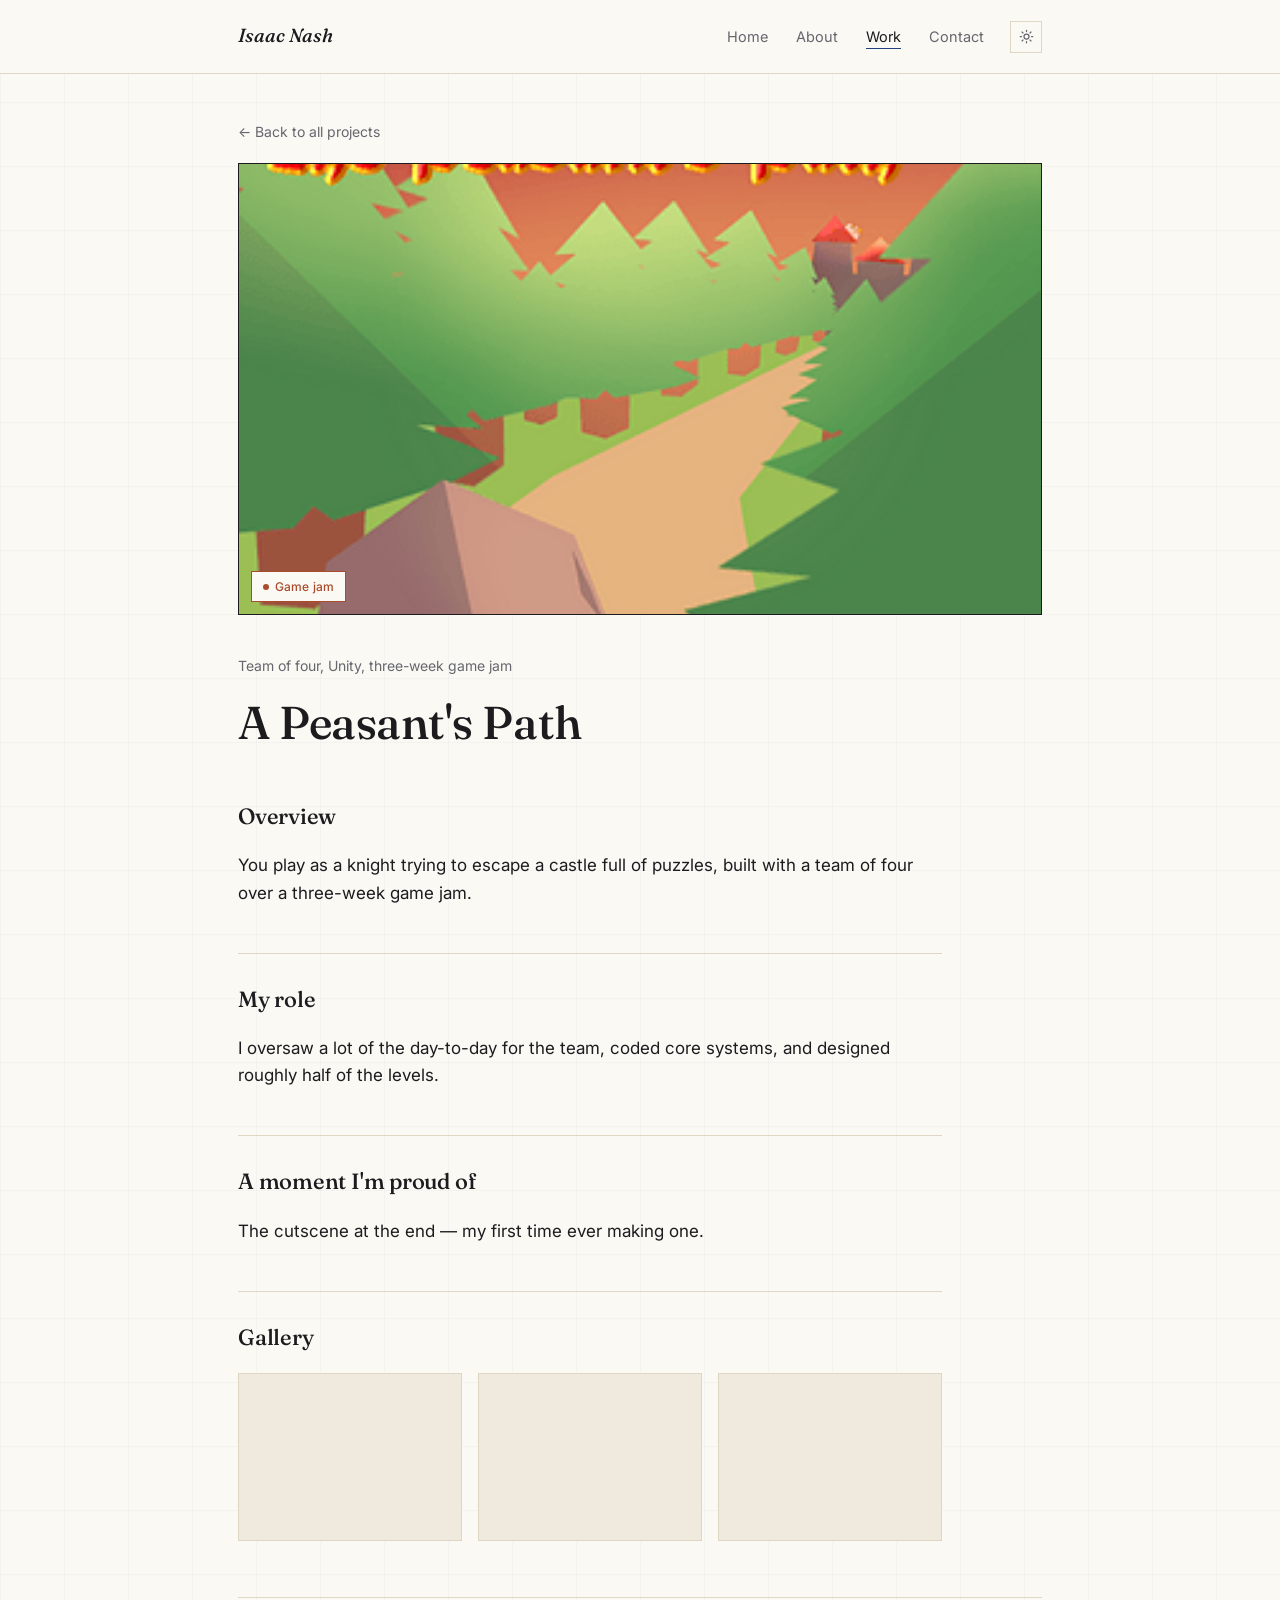
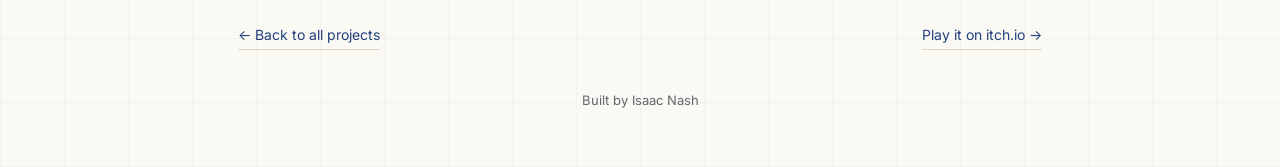
<file: project-peasants-path.html>
<!DOCTYPE html>
<html lang="en">
<head>
<meta charset="UTF-8">
<meta name="viewport" content="width=device-width, initial-scale=1.0">
<title>A Peasant's Path — Isaac Nash</title>
<link rel="preconnect" href="https://fonts.googleapis.com">
<link rel="preconnect" href="https://fonts.gstatic.com" crossorigin>
<link href="https://fonts.googleapis.com/css2?family=Fraunces:ital,opsz,wght@0,9..144,400;0,9..144,500;0,9..144,600;1,9..144,400;1,9..144,500&family=Inter:wght@400;500;600&display=swap" rel="stylesheet">
<link rel="stylesheet" href="style.css?v=2">
<script src="theme.js?v=2"></script>
<script src="media.js?v=2" defer></script>
</head>

<body>

<nav>
  <div class="sheet">
    <a class="nav-name" href="index.html">Isaac Nash</a>
    <div class="nav-right">
      <ul>
        <li><a href="index.html">Home</a></li>
        <li><a href="about.html">About</a></li>
        <li><a href="work.html" class="active">Work</a></li>
        <li><a href="contact.html">Contact</a></li>
      </ul>
      <button class="theme-toggle" type="button" aria-label="Toggle dark mode" aria-pressed="false">
        <svg class="icon-sun" viewBox="0 0 24 24" fill="none" stroke="currentColor" stroke-width="2" stroke-linecap="round"><circle cx="12" cy="12" r="4"></circle><path d="M12 2v2M12 20v2M4.9 4.9l1.4 1.4M17.7 17.7l1.4 1.4M2 12h2M20 12h2M4.9 19.1l1.4-1.4M17.7 6.3l1.4-1.4"/></svg>
        <svg class="icon-moon" viewBox="0 0 24 24" fill="none" stroke="currentColor" stroke-width="2" stroke-linecap="round" stroke-linejoin="round"><path d="M21 12.8A9 9 0 1 1 11.2 3 7 7 0 0 0 21 12.8z"/></svg>
      </button>
    </div>
  </div>
</nav>

<div class="sheet" style="padding-top: 44px;">
  <a class="back-link" href="work.html">← Back to all projects</a>

  <div class="case-banner" data-video="">
    <div class="banner-image" style="--shot:url('TPP.png');"></div>
    <video class="banner-video" playsinline loop muted controls></video>
    <span class="stamp stamp--jam">Game jam</span>
    <button class="media-toggle" type="button" hidden>Watch gameplay</button>
  </div>

  <p class="case-meta">Team of four, Unity, three-week game jam</p>
  <h1 class="case-title">A Peasant's Path</h1>

  <div class="case-body">

    <div class="case-section">
      <h2>Overview</h2>
      <p>You play as a knight trying to escape a castle full of puzzles, built with a team of four over a three-week game jam.</p>
      <!-- TODO (Isaac): add a sentence or two here on what kind of puzzles the castle has,
           the tone of the game (tense / funny / eerie), and what made the castle setting
           interesting to design around. -->
    </div>

    <div class="case-section">
      <h2>My role</h2>
      <p>I oversaw a lot of the day-to-day for the team, coded core systems, and designed roughly half of the levels.</p>
      <!-- TODO (Isaac): add a sentence or two on how the team split the work, and what you
           personally decided on for the puzzles or level layouts you designed. -->
    </div>

    <div class="case-section">
      <h2>A moment I'm proud of</h2>
      <p>The cutscene at the end — my first time ever making one.</p>
      <!-- TODO (Isaac): add a sentence or two on what was hard about building it, what tools
           you used, and what you'd do differently next time. -->
    </div>

    <div class="case-section">
      <h2>Gallery</h2>
      <div class="gallery-grid">
        <div class="gallery-shot" style="--shot:url('');"></div>
        <div class="gallery-shot" style="--shot:url('');"></div>
        <div class="gallery-shot" style="--shot:url('');"></div>
      </div>
    </div>

  </div>

  <div class="case-nav">
    <a href="work.html">← Back to all projects</a>
    <a href="https://thelonelydevs.itch.io/the-peasants-path" target="_blank" rel="noopener">Play it on itch.io →</a>
  </div>
</div>

<footer>
  Built by Isaac Nash
</footer>

</body>
</html>
</file>
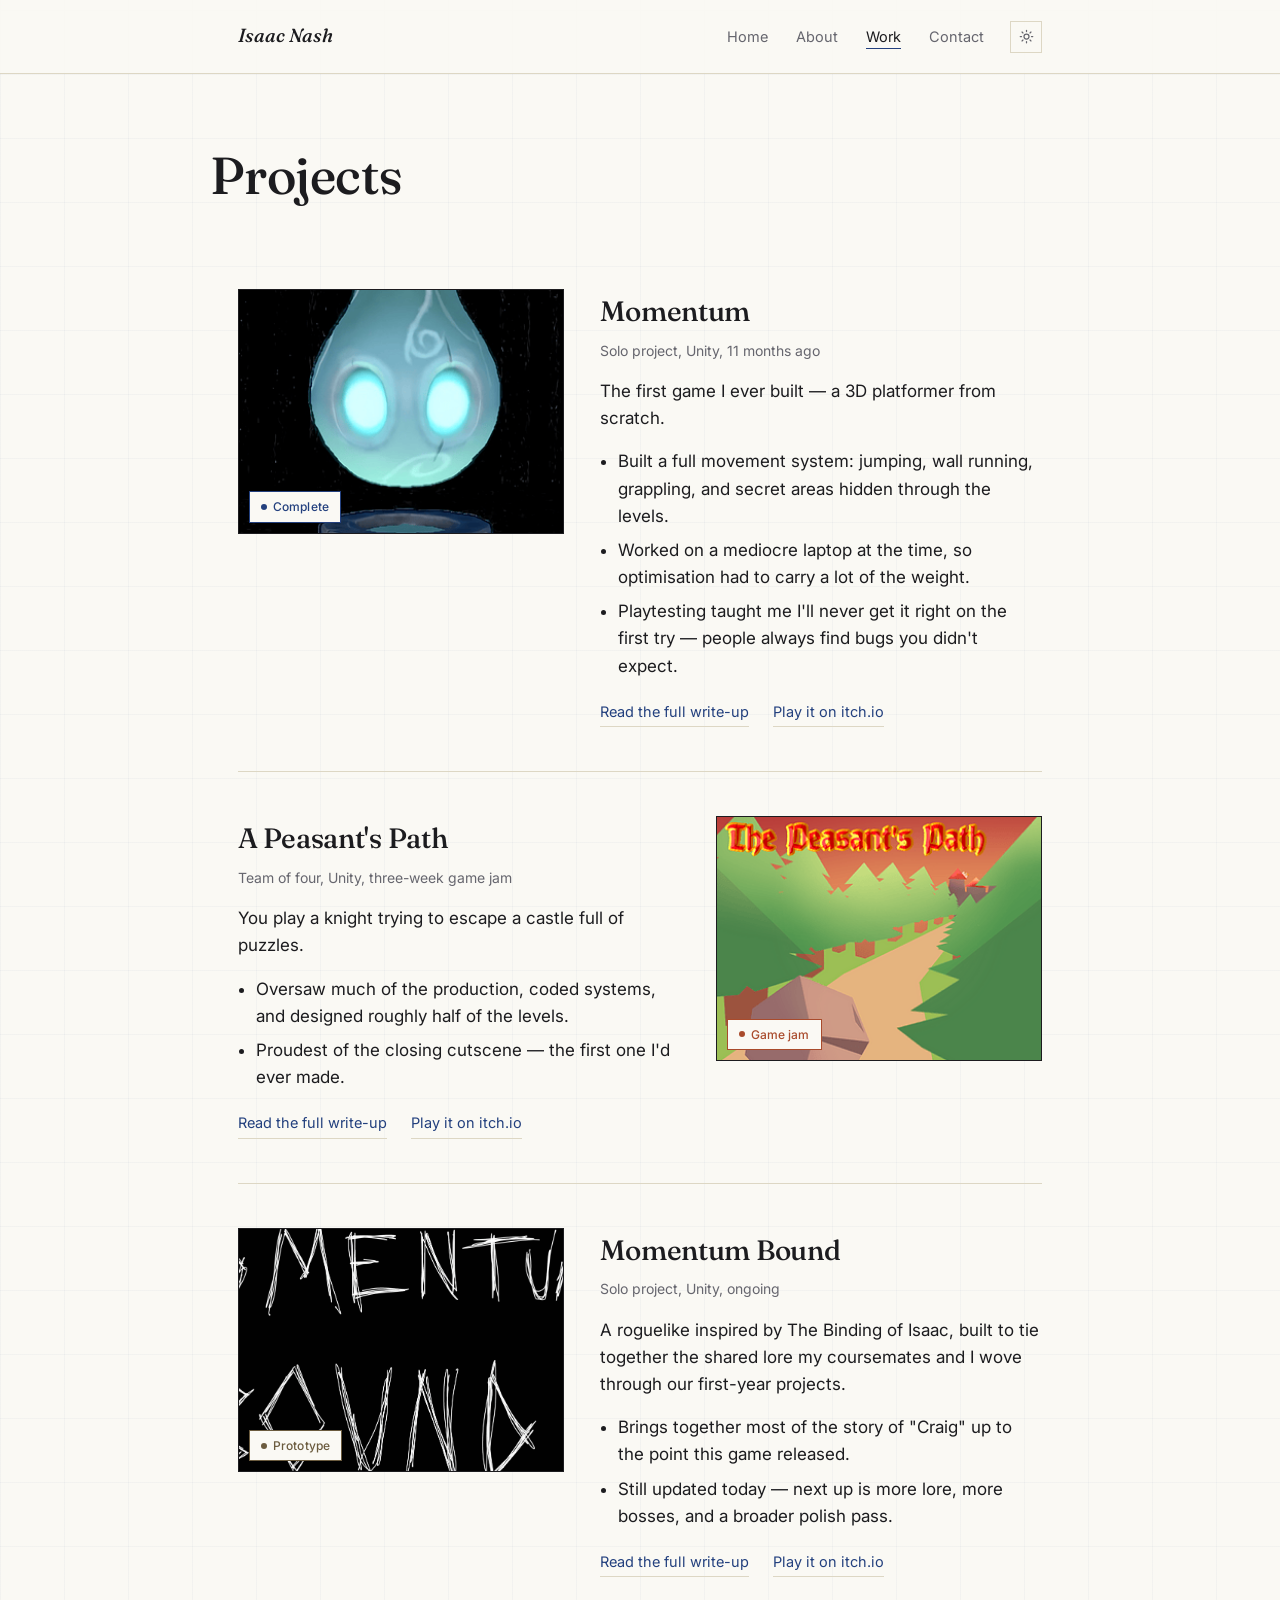
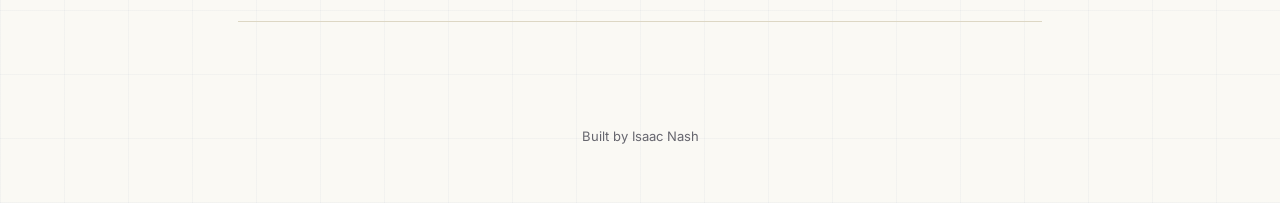
<file: work.html>
<!DOCTYPE html>
<html lang="en">
<head>
<meta charset="UTF-8">
<meta name="viewport" content="width=device-width, initial-scale=1.0">
<title>Work — Isaac Nash</title>
<link rel="preconnect" href="https://fonts.googleapis.com">
<link rel="preconnect" href="https://fonts.gstatic.com" crossorigin>
<link href="https://fonts.googleapis.com/css2?family=Fraunces:ital,opsz,wght@0,9..144,400;0,9..144,500;0,9..144,600;1,9..144,400;1,9..144,500&family=Inter:wght@400;500;600&display=swap" rel="stylesheet">
<link rel="stylesheet" href="style.css?v=2">
<script src="theme.js?v=2"></script>

<!--
  Screenshots: each project has a line like
    <div class="project-media" style="--shot:url('');">
  Put the image filename between the quotes (e.g. MomentumCover.png)
  and upload that image file into this same folder.

  To add a new project: copy a whole <div class="project">...</div>
  block below and edit it. To remove one, delete its block.
-->
</head>

<body>

<nav>
  <div class="sheet">
    <a class="nav-name" href="index.html">Isaac Nash</a>
    <div class="nav-right">
      <ul>
        <li><a href="index.html">Home</a></li>
        <li><a href="about.html">About</a></li>
        <li><a href="work.html" class="active">Work</a></li>
        <li><a href="contact.html">Contact</a></li>
      </ul>
      <button class="theme-toggle" type="button" aria-label="Toggle dark mode" aria-pressed="false">
        <svg class="icon-sun" viewBox="0 0 24 24" fill="none" stroke="currentColor" stroke-width="2" stroke-linecap="round"><circle cx="12" cy="12" r="4"></circle><path d="M12 2v2M12 20v2M4.9 4.9l1.4 1.4M17.7 17.7l1.4 1.4M2 12h2M20 12h2M4.9 19.1l1.4-1.4M17.7 6.3l1.4-1.4"/></svg>
        <svg class="icon-moon" viewBox="0 0 24 24" fill="none" stroke="currentColor" stroke-width="2" stroke-linecap="round" stroke-linejoin="round"><path d="M21 12.8A9 9 0 1 1 11.2 3 7 7 0 0 0 21 12.8z"/></svg>
      </button>
    </div>
  </div>
</nav>

<div class="sheet page-header">
  <h1>Projects</h1>
</div>

<section>
  <div class="sheet">

    <div class="project">
      <div class="project-inner">
        <div class="project-media" style="--shot:url('MomentumCover.png');">
          <span class="stamp stamp--shipped">Complete</span>
        </div>
        <div class="project-body">
          <h3>Momentum</h3>
          <p class="meta">Solo project, Unity, 11 months ago</p>
          <p class="desc">The first game I ever built — a 3D platformer from scratch.</p>
          <ul class="highlights">
            <li>Built a full movement system: jumping, wall running, grappling, and secret areas hidden through the levels.</li>
            <li>Worked on a mediocre laptop at the time, so optimisation had to carry a lot of the weight.</li>
            <li>Playtesting taught me I'll never get it right on the first try — people always find bugs you didn't expect.</li>
          </ul>
          <div class="project-links">
            <a class="project-link" href="project-momentum.html">Read the full write-up</a>
            <a class="project-link" href="https://doctor-videogames.itch.io/momentum" target="_blank" rel="noopener">Play it on itch.io</a>
          </div>
        </div>
      </div>
    </div>

    <div class="project">
      <div class="project-inner">
        <div class="project-media" style="--shot:url('TPP.png');">
          <span class="stamp stamp--jam">Game jam</span>
        </div>
        <div class="project-body">
          <h3>A Peasant's Path</h3>
          <p class="meta">Team of four, Unity, three-week game jam</p>
          <p class="desc">You play a knight trying to escape a castle full of puzzles.</p>
          <ul class="highlights">
            <li>Oversaw much of the production, coded systems, and designed roughly half of the levels.</li>
            <li>Proudest of the closing cutscene — the first one I'd ever made.</li>
          </ul>
          <div class="project-links">
            <a class="project-link" href="project-peasants-path.html">Read the full write-up</a>
            <a class="project-link" href="https://thelonelydevs.itch.io/the-peasants-path" target="_blank" rel="noopener">Play it on itch.io</a>
          </div>
        </div>
      </div>
    </div>

    <div class="project">
      <div class="project-inner">
        <div class="project-media" style="--shot:url('MomentumBanner.jpg');">
          <span class="stamp stamp--prototype">Prototype</span>
        </div>
        <div class="project-body">
          <h3>Momentum Bound</h3>
          <p class="meta">Solo project, Unity, ongoing</p>
          <p class="desc">A roguelike inspired by The Binding of Isaac, built to tie together the shared lore my coursemates and I wove through our first-year projects.</p>
          <ul class="highlights">
            <li>Brings together most of the story of "Craig" up to the point this game released.</li>
            <li>Still updated today — next up is more lore, more bosses, and a broader polish pass.</li>
          </ul>
          <div class="project-links">
            <a class="project-link" href="project-momentum-bound.html">Read the full write-up</a>
            <a class="project-link" href="https://doctor-videogames.itch.io/momentum-bound" target="_blank" rel="noopener">Play it on itch.io</a>
          </div>
        </div>
      </div>
    </div>

  </div>
</section>

<footer>
  Built by Isaac Nash
</footer>

</body>
</html>
</file>
<file: style.css>
/*
  SHARED STYLESHEET
  ==================
  Every page (index.html, about.html, work.html, contact.html, and the
  project- pages) links to this one file, so changing a color or font
  here updates the whole site. Keep this file in the SAME FOLDER as
  all your .html files.
*/

:root {
  --bg: #faf9f4;
  --panel: #efeadd;
  --panel-line: #e2dcc9;
  --ink: #1c1c1f;
  --ink-soft: #66666e;
  --line: #ddd7c4;
  --blue: #23407e;
  --blue-tint: rgba(35, 64, 126, 0.08);
  --rust: #a94b2c;

  --grid: rgba(35, 64, 126, 0.035);
  --nav-bg: rgba(250, 249, 244, 0.92);

  --font-display: 'Fraunces', Georgia, serif;
  --font-body: 'Inter', -apple-system, sans-serif;

  color-scheme: light;
}

:root[data-theme="dark"] {
  --bg: #15161c;
  --panel: #20222c;
  --panel-line: #2b2e3a;
  --ink: #edece4;
  --ink-soft: #9a9ba6;
  --line: #2c2f3b;
  --blue: #7fa0f2;
  --blue-tint: rgba(127, 160, 242, 0.14);
  --rust: #e28a68;
  --grid: rgba(127, 160, 242, 0.05);
  --nav-bg: rgba(21, 22, 28, 0.92);

  color-scheme: dark;
}

@media (prefers-reduced-motion: reduce) {
  * { animation: none !important; transition: none !important; }
}

* { box-sizing: border-box; }
html { scroll-behavior: smooth; }

body {
  margin: 0;
  background:
    repeating-linear-gradient(0deg, var(--grid) 0px, var(--grid) 1px, transparent 1px, transparent 64px),
    repeating-linear-gradient(90deg, var(--grid) 0px, var(--grid) 1px, transparent 1px, transparent 64px),
    var(--bg);
  color: var(--ink);
  font-family: var(--font-body);
  font-size: 17px;
  line-height: 1.6;
  min-height: 100vh;
  transition: background-color 0.15s ease, color 0.15s ease;
}

a { color: inherit; }
::selection { background: var(--blue); color: #fff; }

.sheet { max-width: 860px; margin: 0 auto; padding: 0 28px; }

section, .page-section { padding: 64px 0; border-bottom: 1px solid var(--line); }
section:last-of-type, .page-section:last-of-type { border-bottom: none; }

/* ---------- section headers ---------- */
.section-head { margin-bottom: 34px; }
.section-head h1, .section-head h2 {
  font-family: var(--font-display); font-weight: 500;
  font-size: clamp(24px, 3.2vw, 30px); margin: 0; letter-spacing: -0.01em;
}

/* ---------- image / media treatment ---------- */
.frame { position: relative; }

/* ---------- nav ---------- */
nav {
  position: sticky; top: 0; z-index: 10;
  background: var(--nav-bg);
  border-bottom: 1px solid var(--line);
  transition: background-color 0.15s ease;
}
nav .sheet { display: flex; align-items: baseline; justify-content: space-between; padding: 20px 28px; }
nav .nav-name {
  font-family: var(--font-display); font-style: italic; font-weight: 500;
  font-size: 19px; text-decoration: none; color: var(--ink);
}
.nav-right { display: flex; align-items: center; gap: 26px; }
nav ul { list-style: none; display: flex; gap: 28px; margin: 0; padding: 0; }
nav a { text-decoration: none; font-size: 14.5px; color: var(--ink-soft); }
nav a:hover, nav a:focus-visible { color: var(--blue); }
nav a.active { color: var(--ink); border-bottom: 1px solid var(--blue); padding-bottom: 3px; }

.theme-toggle {
  display: inline-flex; align-items: center; justify-content: center;
  width: 32px; height: 32px; padding: 0;
  background: transparent; border: 1px solid var(--line); color: var(--ink-soft);
  cursor: pointer; flex: 0 0 auto;
}
.theme-toggle:hover, .theme-toggle:focus-visible { color: var(--blue); border-color: var(--blue); }
.theme-toggle svg { width: 15px; height: 15px; }
.theme-toggle .icon-moon { display: none; }
:root[data-theme="dark"] .theme-toggle .icon-sun { display: none; }
:root[data-theme="dark"] .theme-toggle .icon-moon { display: block; }

/* ---------- page header (About / Work / Contact) ---------- */
.page-header { padding: 60px 0 8px 0; }
.page-header h1 { font-family: var(--font-display); font-weight: 500; font-size: clamp(36px, 6vw, 52px); margin: 0; letter-spacing: -0.01em; }

/* ---------- hero (home page) ---------- */
.hero { padding: 56px 0 70px 0; }
.hero-grid { display: grid; grid-template-columns: 1.3fr 0.9fr; gap: 56px; align-items: center; }
.hero-text .status {
  display: inline-flex; align-items: center; gap: 8px;
  font-size: 13.5px; color: var(--blue);
  border: 1px solid var(--blue-tint); background: var(--blue-tint);
  padding: 6px 13px; border-radius: 3px; margin-bottom: 26px;
}
.hero-text .status .dot { width: 6px; height: 6px; border-radius: 50%; background: var(--blue); flex: 0 0 auto; }

.hero h1 { font-family: var(--font-display); font-weight: 500; font-size: clamp(42px, 6.4vw, 64px); line-height: 1.05; margin: 0 0 20px 0; letter-spacing: -0.01em; }
.hero p.role { font-size: 18px; color: var(--ink-soft); max-width: 44ch; margin: 0 0 30px 0; }
.hero-links, .link-row { display: flex; flex-wrap: wrap; gap: 8px 26px; }
.hero-links a, .link-row a {
  text-decoration: none; font-size: 14.5px;
  padding-bottom: 3px; border-bottom: 1px solid var(--line);
}
.hero-links a:hover, .hero-links a:focus-visible, .link-row a:hover, .link-row a:focus-visible {
  color: var(--blue); border-bottom-color: var(--blue);
}

.hero-photo {
  width: 100%; aspect-ratio: 4 / 5;
  background-size: cover; background-position: center; background-repeat: no-repeat;
  background-color: var(--panel);
  background-image: var(--photo, none);
  border: 1px solid var(--ink);
  box-shadow: 8px 8px 0 var(--blue-tint);
}

.home-teaser { display: flex; align-items: baseline; justify-content: space-between; gap: 20px; flex-wrap: wrap; }
.home-teaser p { max-width: 58ch; color: var(--ink); margin: 0; font-size: 17px; }
.home-teaser a.see-more {
  font-size: 14.5px; white-space: nowrap;
  text-decoration: none; border-bottom: 1px solid var(--line); color: var(--blue); padding-bottom: 3px;
}
.home-teaser a.see-more:hover { border-bottom-color: var(--blue); }

/* ---------- about ---------- */
.featured-grid { display: grid; grid-template-columns: repeat(auto-fit, minmax(230px, 1fr)); gap: 30px; margin-top: 4px; }
.featured-card h3 { font-family: var(--font-display); font-weight: 500; font-size: 21px; margin: 16px 0 7px 0; letter-spacing: -0.01em; }
.featured-card p { margin: 0 0 12px 0; color: var(--ink-soft); font-size: 15px; max-width: 40ch; }
.featured-card .featured-link { font-size: 14px; color: var(--blue); text-decoration: none; border-bottom: 1px solid var(--line); padding-bottom: 2px; }
.featured-card .featured-link:hover, .featured-card .featured-link:focus-visible { border-bottom-color: var(--blue); }

.about-grid { display: grid; grid-template-columns: 1.5fr 1fr; gap: 48px; }
.about-grid p { margin: 0 0 16px 0; max-width: 56ch; color: var(--ink); }
.facts { list-style: none; margin: 0; padding: 18px 0 0 0; border-top: 1px solid var(--line); font-size: 14.5px; }
.facts li { display: flex; justify-content: space-between; gap: 12px; padding: 11px 0; border-bottom: 1px solid var(--line); }
.facts li span:first-child { color: var(--ink-soft); }
.facts li span:last-child { color: var(--ink); font-weight: 500; }

/* ---------- skills ---------- */
.skills-grid { display: grid; grid-template-columns: repeat(3, 1fr); gap: 32px; }
.skills-grid h4 { font-family: var(--font-display); font-style: italic; font-weight: 500; font-size: 16px; color: var(--ink); margin: 0 0 14px 0; }
.skills-grid ul { list-style: none; margin: 0; padding: 0; }
.skills-grid li { padding: 7px 0; border-bottom: 1px solid var(--line); font-size: 15px; color: var(--ink-soft); }

/* ---------- projects (work list) ---------- */
.project { padding: 44px 0; border-bottom: 1px solid var(--line); }
.project:first-of-type { padding-top: 0; }
.project-inner { display: grid; grid-template-columns: 0.85fr 1.15fr; gap: 36px; align-items: start; }
.project:nth-of-type(even) .project-inner { grid-template-columns: 1.15fr 0.85fr; }
.project:nth-of-type(even) .project-media { order: 2; }

.project-media {
  position: relative; width: 100%; aspect-ratio: 4 / 3;
  background-size: cover; background-position: center; background-repeat: no-repeat;
  background-color: var(--panel);
  background-image: var(--shot, none);
  border: 1px solid var(--ink);
}
.stamp {
  position: absolute; bottom: 10px; left: 10px;
  font-size: 12px; font-weight: 500; letter-spacing: 0.01em;
  padding: 5px 11px; background: var(--bg);
  border: 1px solid currentColor; display: inline-flex; align-items: center; gap: 6px;
}
.stamp::before { content: ""; width: 6px; height: 6px; border-radius: 50%; background: currentColor; }
.stamp--shipped { color: var(--blue); }
.stamp--jam { color: var(--rust); }
.stamp--prototype { color: #6b5b3e; }

.project h3 { font-family: var(--font-display); font-weight: 500; font-size: 28px; margin: 0 0 6px 0; letter-spacing: -0.01em; }
.project .meta { font-size: 14px; color: var(--ink-soft); margin: 0 0 16px 0; }
.project p.desc { margin: 0 0 16px 0; max-width: 58ch; color: var(--ink); }
.project ul.highlights { margin: 0 0 20px 0; padding-left: 18px; color: var(--ink); }
.project ul.highlights li { margin-bottom: 7px; }
.project-links { display: flex; flex-wrap: wrap; gap: 8px 24px; }
.project-link {
  display: inline-block; text-decoration: none; font-size: 14.5px; color: var(--blue);
  padding-bottom: 3px; border-bottom: 1px solid var(--line);
}
.project-link:hover, .project-link:focus-visible { border-bottom-color: var(--blue); }

/* ---------- case study pages ---------- */
.back-link {
  display: inline-block; font-size: 14px;
  text-decoration: none; color: var(--ink-soft); margin-bottom: 20px;
}
.back-link:hover, .back-link:focus-visible { color: var(--blue); }

.case-banner {
  position: relative; width: 100%; aspect-ratio: 16 / 9;
  background: var(--panel);
  border: 1px solid var(--ink);
  margin-bottom: 40px;
  overflow: hidden;
}
.banner-image {
  position: absolute; inset: 0;
  background-size: cover; background-position: center; background-repeat: no-repeat;
  background-image: var(--shot, none);
}
.banner-video {
  position: absolute; inset: 0; width: 100%; height: 100%;
  object-fit: cover; background: #000; display: none;
}
.case-banner.show-video .banner-image { display: none; }
.case-banner.show-video .banner-video { display: block; }

.case-banner .stamp { top: auto; right: auto; bottom: 12px; left: 12px; z-index: 2; }

.media-toggle {
  position: absolute; bottom: 12px; right: 12px; z-index: 2;
  display: inline-flex; align-items: center; gap: 7px;
  font-family: var(--font-body); font-size: 13px; font-weight: 500;
  padding: 7px 13px; background: var(--bg); color: var(--ink);
  border: 1px solid var(--ink); cursor: pointer;
}
.media-toggle:hover, .media-toggle:focus-visible { color: var(--blue); border-color: var(--blue); }
.media-toggle[hidden] { display: none; }

.case-meta {
  font-size: 14px; color: var(--ink-soft);
  margin: 0 0 8px 0;
}

.case-title {
  font-family: var(--font-display); font-weight: 500;
  font-size: clamp(32px, 5vw, 46px); margin: 0 0 40px 0; letter-spacing: -0.01em;
}

.case-body { max-width: 64ch; }
.case-body p { margin: 0 0 18px 0; color: var(--ink); }
.case-body .case-section { margin-bottom: 46px; padding-top: 8px; border-top: 1px solid var(--line); }
.case-body .case-section:first-child { border-top: none; padding-top: 0; }
.case-body .case-section:last-child { margin-bottom: 0; }
.case-body .case-section h2 {
  font-family: var(--font-display); font-weight: 500; font-size: 22px;
  margin: 20px 0 18px 0; letter-spacing: -0.01em;
}
.case-body .case-section:first-child h2 { margin-top: 0; }

.gallery-grid {
  display: grid;
  grid-template-columns: repeat(auto-fit, minmax(220px, 1fr));
  gap: 16px;
  margin-top: 8px;
}
.gallery-shot {
  aspect-ratio: 4 / 3;
  background-size: cover; background-position: center; background-repeat: no-repeat;
  background-color: var(--panel);
  background-image: var(--shot, none);
  border: 1px solid var(--line);
}

.case-nav {
  display: flex; justify-content: space-between; align-items: center;
  margin-top: 56px; padding-top: 26px; border-top: 1px solid var(--line);
  font-size: 14px;
}
.case-nav a { text-decoration: none; color: var(--blue); border-bottom: 1px solid var(--line); padding-bottom: 3px; }
.case-nav a:hover, .case-nav a:focus-visible { border-bottom-color: var(--blue); }

/* ---------- contact ---------- */
.contact p.lead { font-family: var(--font-display); font-weight: 400; font-style: italic; font-size: 26px; max-width: 20ch; margin: 0 0 36px 0; color: var(--ink); line-height: 1.3; }
.contact-links { list-style: none; margin: 0; padding: 0; max-width: 420px; }
.contact-links li { border-bottom: 1px solid var(--line); }
.contact-links a {
  display: flex; justify-content: space-between; align-items: baseline;
  text-decoration: none; font-size: 16px; padding: 16px 2px;
}
.contact-links a .label { color: var(--ink-soft); font-size: 13.5px; }
.contact-links a:hover, .contact-links a:focus-visible { color: var(--blue); }

footer { text-align: center; font-size: 13px; color: var(--ink-soft); padding: 40px 0 56px 0; }

/* ---------- responsive ---------- */
@media (max-width: 720px) {
  nav ul { gap: 16px; }
  .hero-grid { grid-template-columns: 1fr; }
  .hero-photo { max-width: 260px; }
  .about-grid { grid-template-columns: 1fr; }
  .skills-grid { grid-template-columns: 1fr 1fr; }
  .project-inner, .project:nth-of-type(even) .project-inner { grid-template-columns: 1fr; }
  .project:nth-of-type(even) .project-media { order: 0; }
  section, .page-section { padding: 48px 0; }
  .home-teaser { flex-direction: column; align-items: flex-start; }
}
@media (max-width: 480px) {
  .skills-grid { grid-template-columns: 1fr; }
}

a:focus-visible, button:focus-visible { outline: 2px solid var(--blue); outline-offset: 3px; }
</file>
